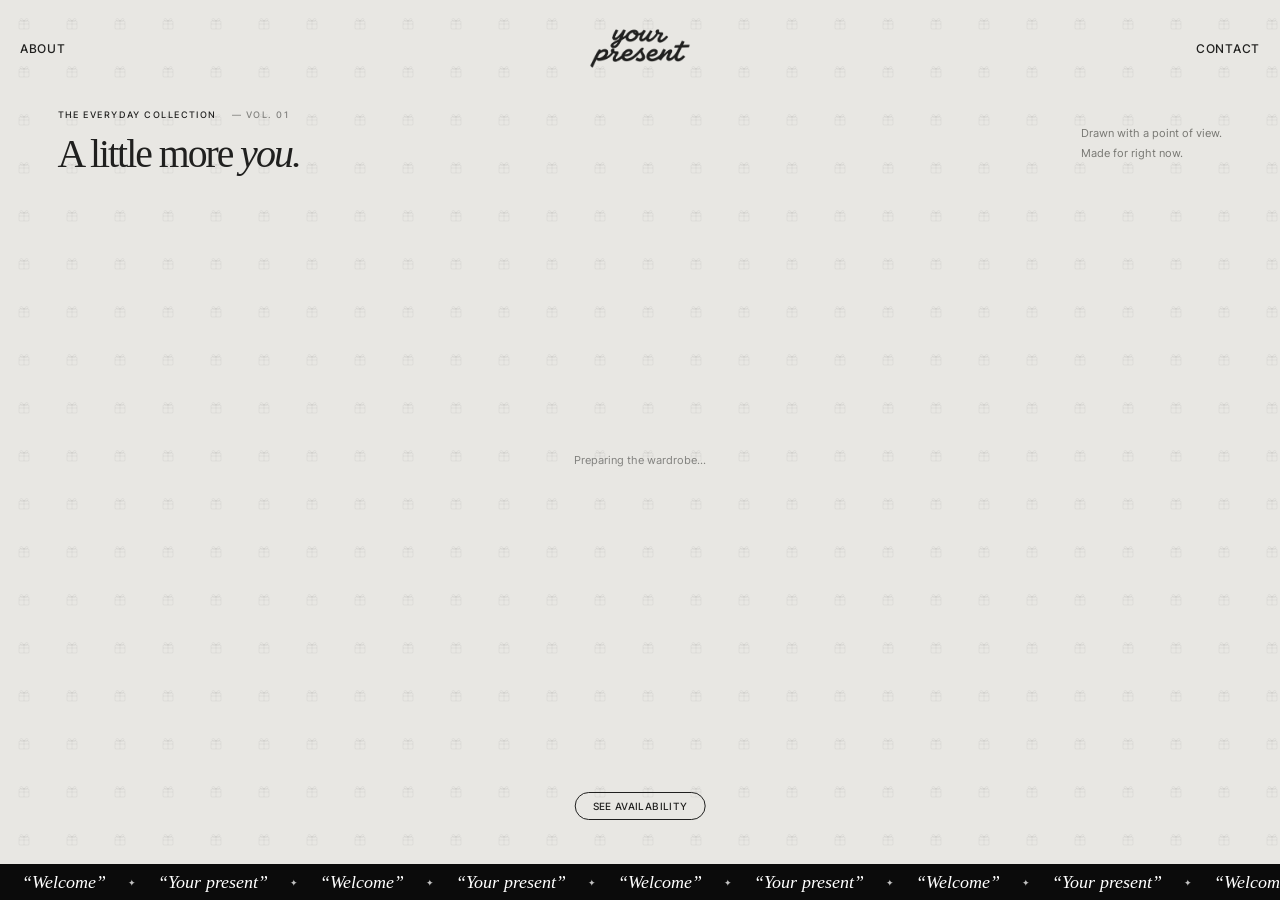
<file: index.html>
<!doctype html>
<html lang="en">
<head>
  <meta charset="utf-8">
  <meta name="viewport" content="width=device-width, initial-scale=1">
  <title>your present</title>
  <meta name="description" content="your present — new designs daily.">
  <link rel="icon" href="assets/logo.png">
  <link rel="preload" href="assets/fonts/inter-latin-wght-normal.woff2" as="font" type="font/woff2" crossorigin>
  <link rel="stylesheet" href="css/style.css">
  <link rel="stylesheet" href="css/studio.css">
</head>
<body>
  <a class="skip-link" href="#collection">Skip to collection</a>
  <header class="top">
    <button class="nav-link" data-panel="about">About</button>
    <a class="logo" href="./" aria-label="your present"></a>
    <button class="nav-link" data-panel="contact">Contact</button>
    <button class="close-link" id="close" inert>Close</button>
  </header>

  <main class="scene" id="collection">
    <section class="intro" aria-labelledby="collectionTitle">
      <p class="eyebrow">THE EVERYDAY COLLECTION <span>— VOL. 01</span></p>
      <h1 id="collectionTitle">A little more <em>you.</em></h1>
      <p class="intro-note">Drawn with a point of view.<br>Made for right now.</p>
    </section>
    <p class="loading-note" id="loadingNote" role="status">Preparing the wardrobe…</p>
    <div class="rack-wrap" id="rackWrap">
      <div class="rack" id="rack">
        <div class="rod" aria-hidden="true">
        <svg width="0" height="0" style="position:absolute"><defs>
          <linearGradient id="ypPlate" x1="0" x2="1" y1="0" y2=".25"><stop offset="0" stop-color="#a9a9ae"/><stop offset=".18" stop-color="#f6f6f7"/><stop offset=".4" stop-color="#d2d2d6"/><stop offset=".62" stop-color="#fbfbfc"/><stop offset=".85" stop-color="#c4c4c8"/><stop offset="1" stop-color="#8e8e93"/></linearGradient>
          <linearGradient id="ypCup" x1="0" y1="0" x2="0" y2="1"><stop offset="0" stop-color="#8a8a90"/><stop offset=".12" stop-color="#ffffff"/><stop offset=".28" stop-color="#f4f4f6"/><stop offset=".48" stop-color="#a8a8ad"/><stop offset=".7" stop-color="#4e4e54"/><stop offset=".86" stop-color="#8c8c92"/><stop offset=".95" stop-color="#e6e6e9"/><stop offset="1" stop-color="#77777c"/></linearGradient>
          <radialGradient id="ypScrew" cx=".38" cy=".35" r=".7"><stop offset="0" stop-color="#ffffff"/><stop offset=".5" stop-color="#c4c4c9"/><stop offset="1" stop-color="#7c7c82"/></radialGradient>
        </defs></svg>
        <span class="tube"></span>
        <svg class="bracket l" viewBox="0 0 46 92" aria-hidden="true">
          <rect x="2" y="3" width="27" height="86" rx="6" fill="url(#ypPlate)" stroke="rgba(0,0,0,.22)" stroke-width=".8"/>
          <rect x="3.2" y="4.2" width="24.6" height="83.6" rx="5" fill="none" stroke="rgba(255,255,255,.55)" stroke-width=".8"/>
          <g><circle cx="15.5" cy="14" r="3.8" fill="url(#ypScrew)" stroke="rgba(0,0,0,.35)" stroke-width=".6"/><path d="M13.7 16l3.6-3.6" stroke="rgba(0,0,0,.45)" stroke-width=".9"/></g>
          <g><circle cx="15.5" cy="78" r="3.8" fill="url(#ypScrew)" stroke="rgba(0,0,0,.35)" stroke-width=".6"/><path d="M13.7 80l3.6-3.6" stroke="rgba(0,0,0,.45)" stroke-width=".9"/></g>
          <rect x="17" y="32" width="29" height="28" rx="3.5" fill="url(#ypCup)" stroke="rgba(0,0,0,.25)" stroke-width=".7"/>
          <rect x="21" y="32" width="2.2" height="28" fill="rgba(255,255,255,.55)"/>
          <rect x="40" y="32" width="1.4" height="28" fill="rgba(0,0,0,.3)"/><path d="M44 34v24" stroke="#fff" stroke-opacity=".8" stroke-width="1.2"/>
        </svg>
        <svg class="bracket r" viewBox="0 0 46 92" aria-hidden="true">
          <rect x="2" y="3" width="27" height="86" rx="6" fill="url(#ypPlate)" stroke="rgba(0,0,0,.22)" stroke-width=".8"/>
          <rect x="3.2" y="4.2" width="24.6" height="83.6" rx="5" fill="none" stroke="rgba(255,255,255,.55)" stroke-width=".8"/>
          <g><circle cx="15.5" cy="14" r="3.8" fill="url(#ypScrew)" stroke="rgba(0,0,0,.35)" stroke-width=".6"/><path d="M13.7 16l3.6-3.6" stroke="rgba(0,0,0,.45)" stroke-width=".9"/></g>
          <g><circle cx="15.5" cy="78" r="3.8" fill="url(#ypScrew)" stroke="rgba(0,0,0,.35)" stroke-width=".6"/><path d="M13.7 80l3.6-3.6" stroke="rgba(0,0,0,.45)" stroke-width=".9"/></g>
          <rect x="17" y="32" width="29" height="28" rx="3.5" fill="url(#ypCup)" stroke="rgba(0,0,0,.25)" stroke-width=".7"/>
          <rect x="21" y="32" width="2.2" height="28" fill="rgba(255,255,255,.55)"/>
          <rect x="40" y="32" width="1.4" height="28" fill="rgba(0,0,0,.3)"/><path d="M44 34v24" stroke="#fff" stroke-opacity=".8" stroke-width="1.2"/>
        </svg>
      </div>
        <div class="items" id="items"></div>
      </div>
      <p class="hover-label" id="hoverLabel" aria-live="polite"></p>
    </div>

    <section class="detail" id="detail" role="dialog" aria-modal="true" aria-labelledby="dName" aria-hidden="true" inert>
      <button class="arrow prev" id="prev" aria-label="Previous">
        <svg viewBox="0 0 24 24"><path d="M15 6l-6 6 6 6M9 12h12" transform="translate(-1.5 0)"/></svg>
      </button>
      <div class="d-stage"><button class="zoom-toggle" id="zoomToggle" aria-label="Enlarge garment" aria-pressed="false"><div class="d-item" id="dItem"></div></button><span class="zoom-hint sr-only" id="zoomHint">Click to look closer ↗</span></div>
      <button class="arrow next" id="next" aria-label="Next">
        <svg viewBox="0 0 24 24"><path d="M9 6l6 6-6 6M15 12H3" transform="translate(1.5 0)"/></svg>
      </button>
      <div class="d-meta">
        <p class="d-count" id="dCount">01 / 09</p>
        <h2 class="d-name" id="dName"></h2>
        <p class="d-description">A drawing, a favourite tee.<br>A little something to make your own.</p>
        <div class="d-spec"><span>Collection</span><span>The everyday edit</span></div>
        <div class="d-spec"><span>Availability</span><span>Coming soon</span></div>
        <button class="detail-availability" data-panel="availability">Explore availability <span aria-hidden="true">↗</span></button>

      </div>
    </section>

    <div class="cta-row">
      <button class="pill" id="cta">See availability</button>
      <i class="handle" aria-hidden="true"></i>
    </div>
  </main>

  <footer class="marquee" aria-label="Welcome. Your present.">
    <div class="marquee-track" id="marquee" aria-hidden="true"><span>“Welcome”</span><span class="dot">✦</span><span>“Your present”</span><span class="dot">✦</span><span>“Welcome”</span><span class="dot">✦</span><span>“Your present”</span><span class="dot">✦</span><span>“Welcome”</span><span class="dot">✦</span><span>“Your present”</span><span class="dot">✦</span><span>“Welcome”</span><span class="dot">✦</span><span>“Your present”</span><span class="dot">✦</span><span>“Welcome”</span><span class="dot">✦</span><span>“Your present”</span><span class="dot">✦</span><span>“Welcome”</span><span class="dot">✦</span><span>“Your present”</span><span class="dot">✦</span><span>“Welcome”</span><span class="dot">✦</span><span>“Your present”</span><span class="dot">✦</span><span>“Welcome”</span><span class="dot">✦</span><span>“Your present”</span><span class="dot">✦</span><span>“Welcome”</span><span class="dot">✦</span><span>“Your present”</span><span class="dot">✦</span><span>“Welcome”</span><span class="dot">✦</span><span>“Your present”</span><span class="dot">✦</span><span>“Welcome”</span><span class="dot">✦</span><span>“Your present”</span><span class="dot">✦</span><span>“Welcome”</span><span class="dot">✦</span><span>“Your present”</span><span class="dot">✦</span><span>“Welcome”</span><span class="dot">✦</span><span>“Your present”</span><span class="dot">✦</span><span>“Welcome”</span><span class="dot">✦</span><span>“Your present”</span><span class="dot">✦</span><span>“Welcome”</span><span class="dot">✦</span><span>“Your present”</span><span class="dot">✦</span><span>“Welcome”</span><span class="dot">✦</span><span>“Your present”</span><span class="dot">✦</span></div>
  </footer>

  <div class="sheet" id="sheet" aria-hidden="true" inert>
    <div class="sheet-card" role="dialog" aria-modal="true" aria-labelledby="sheetTitle">
      <div class="sheet-body" id="sheetBody"></div>
      <button class="pill small" id="sheetClose">Close</button>
    </div>
  </div>

  <template id="panel-about">
    <h3 id="sheetTitle">About</h3>
    <p><a href="humen-ai-talk/#basics">服装 AI 演示 · Fashion AI Talk ↗</a></p>
    <p>your present makes clothes for right now. Every piece starts as a drawing and ends up on this rack.</p>
  </template>
  <template id="panel-contact">
    <h3 id="sheetTitle">Contact</h3>
    <p>Collabs, wholesale or just saying hi — contact details coming soon.</p>
  </template>
  <template id="panel-availability">
    <h3 id="sheetTitle">Availability</h3>
    <p>The first drop is on its way. Size options and release details will be shared here when the collection opens.</p>
  </template>

  <script src="data/products.js"></script>
  <script src="js/app.js"></script>
</body>
</html>
</file>
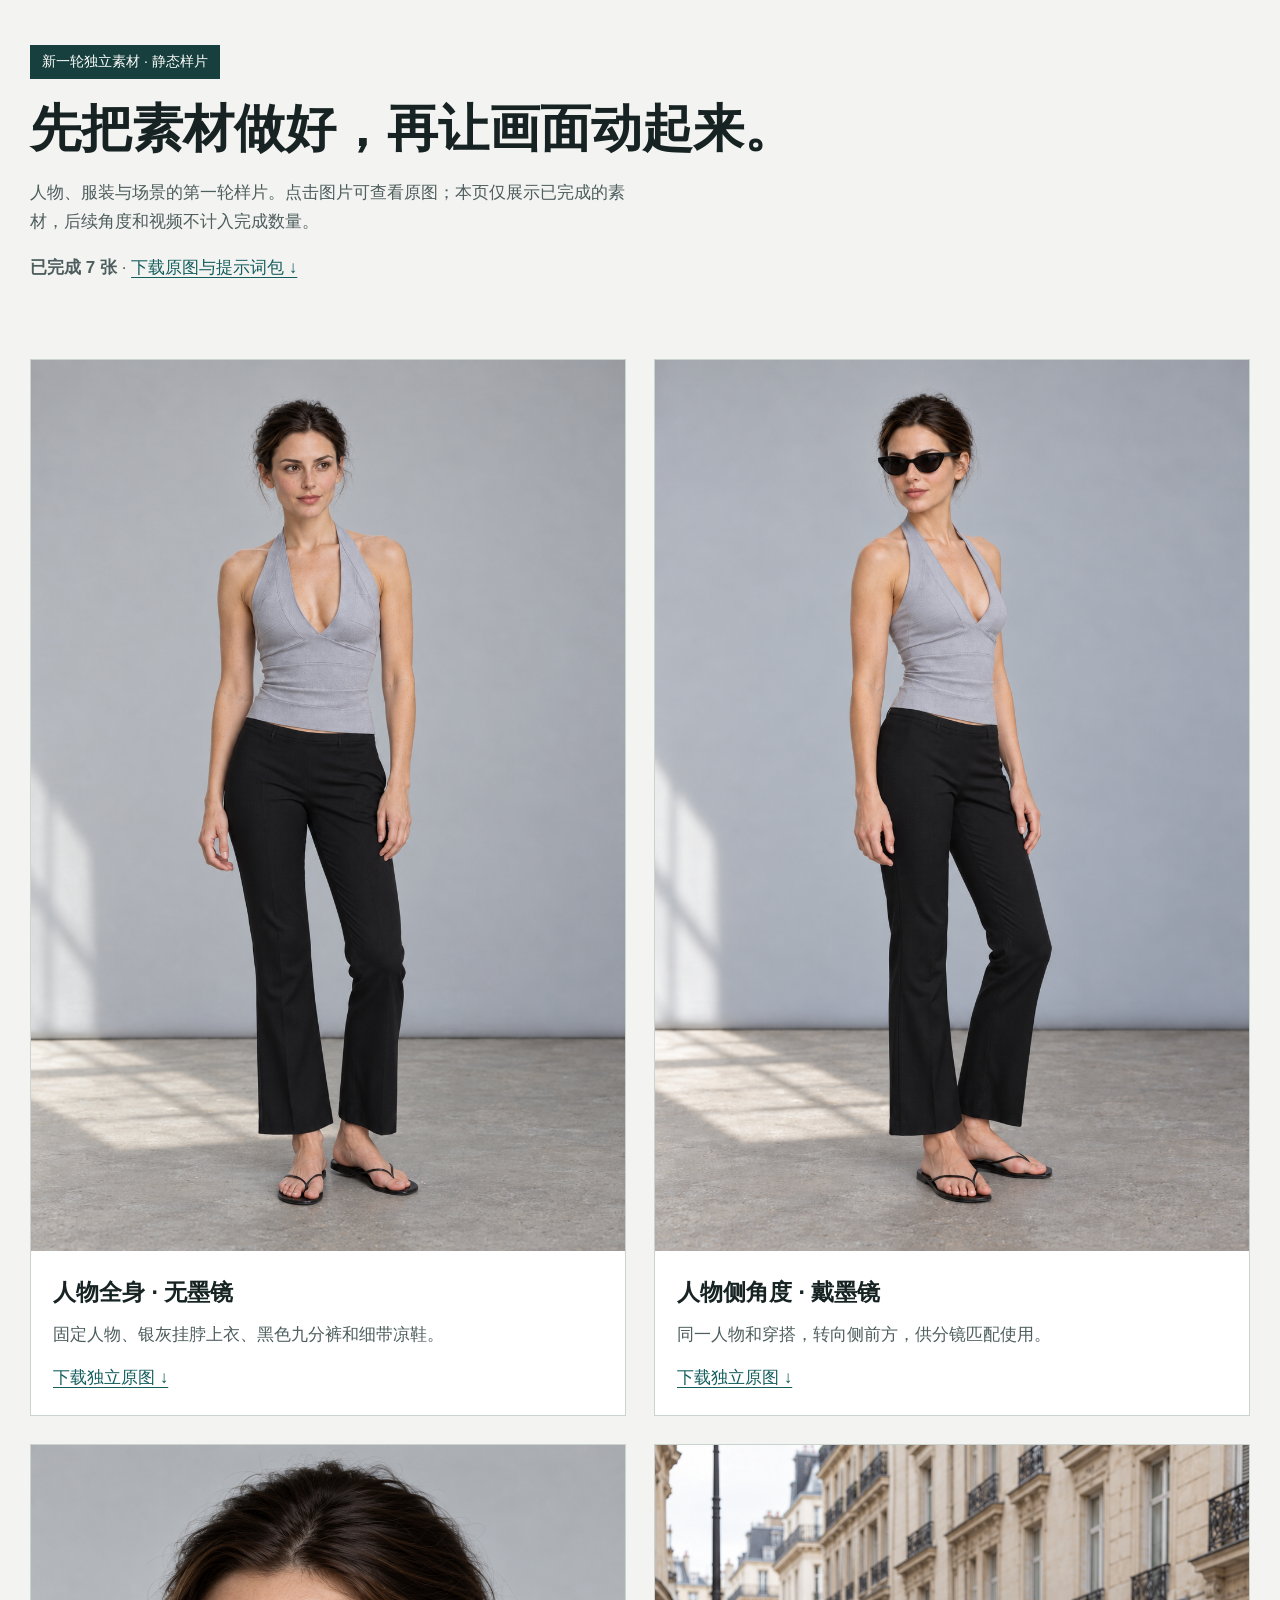
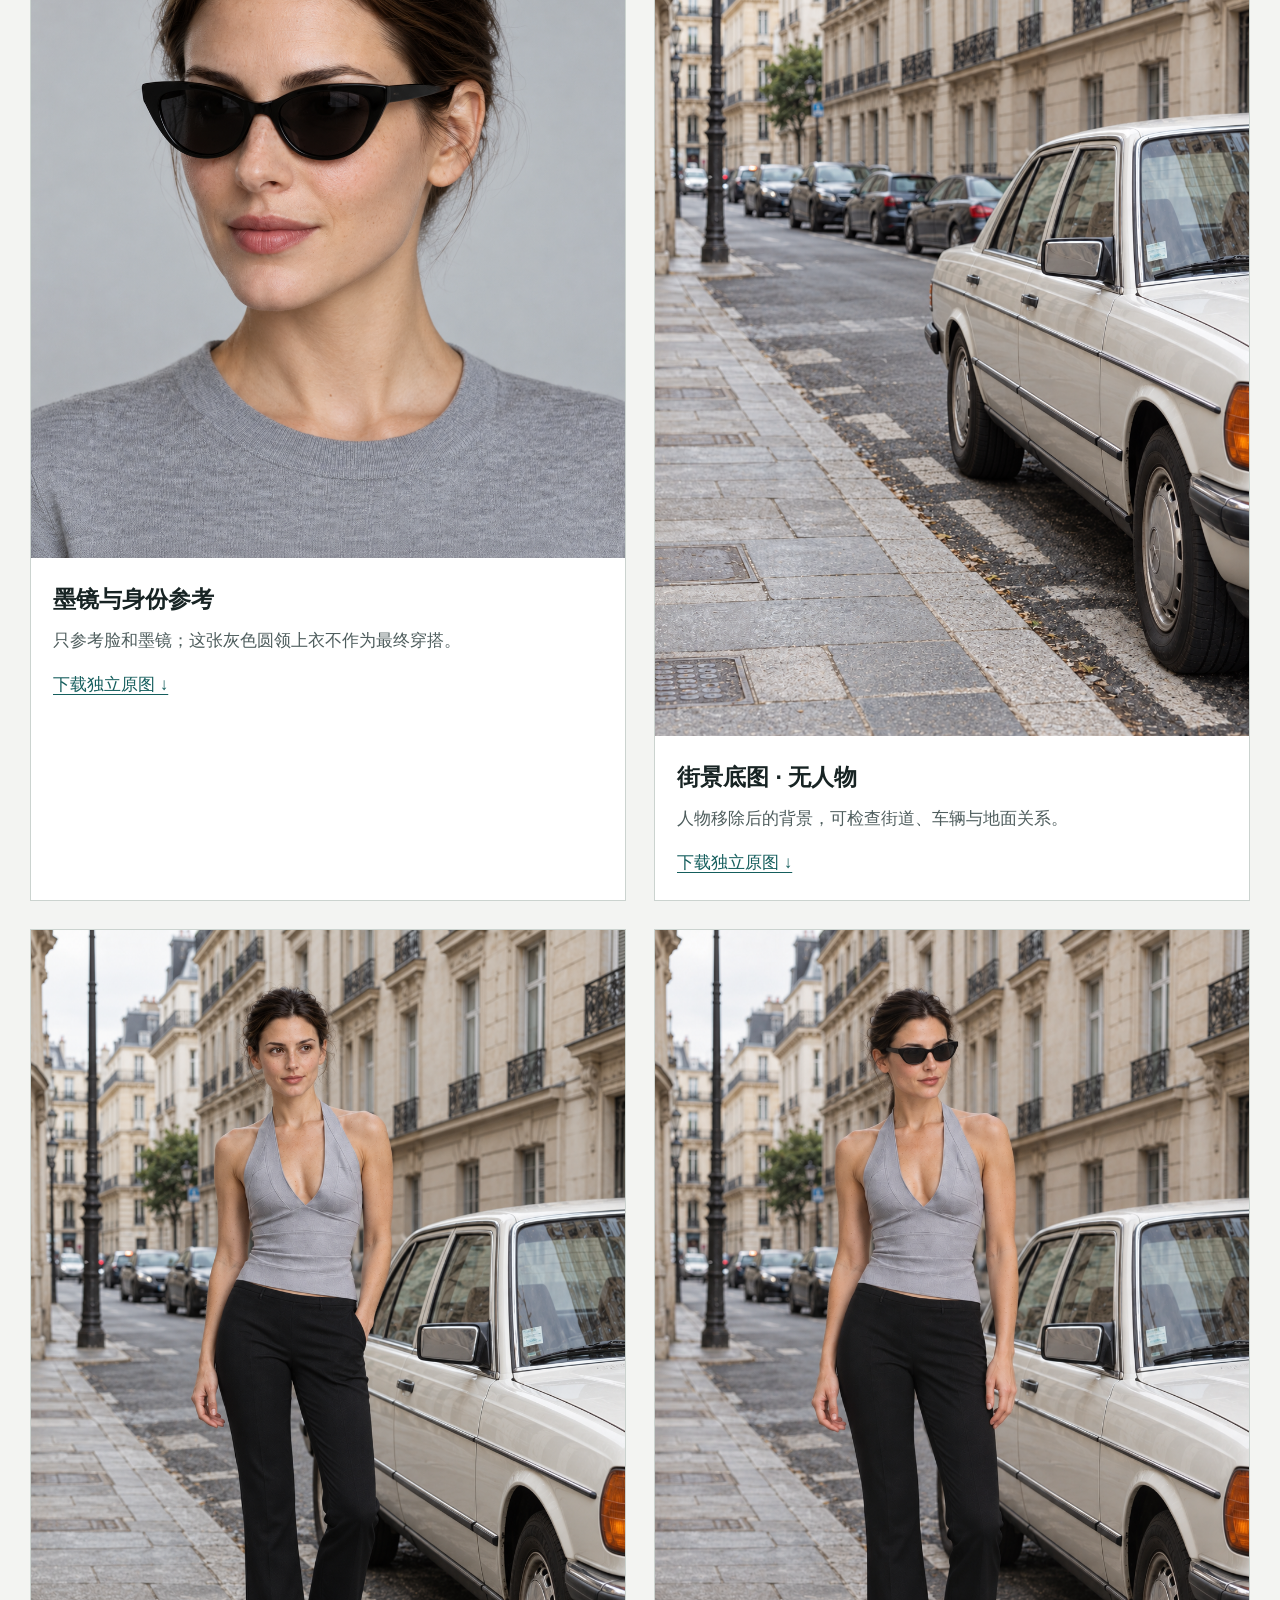
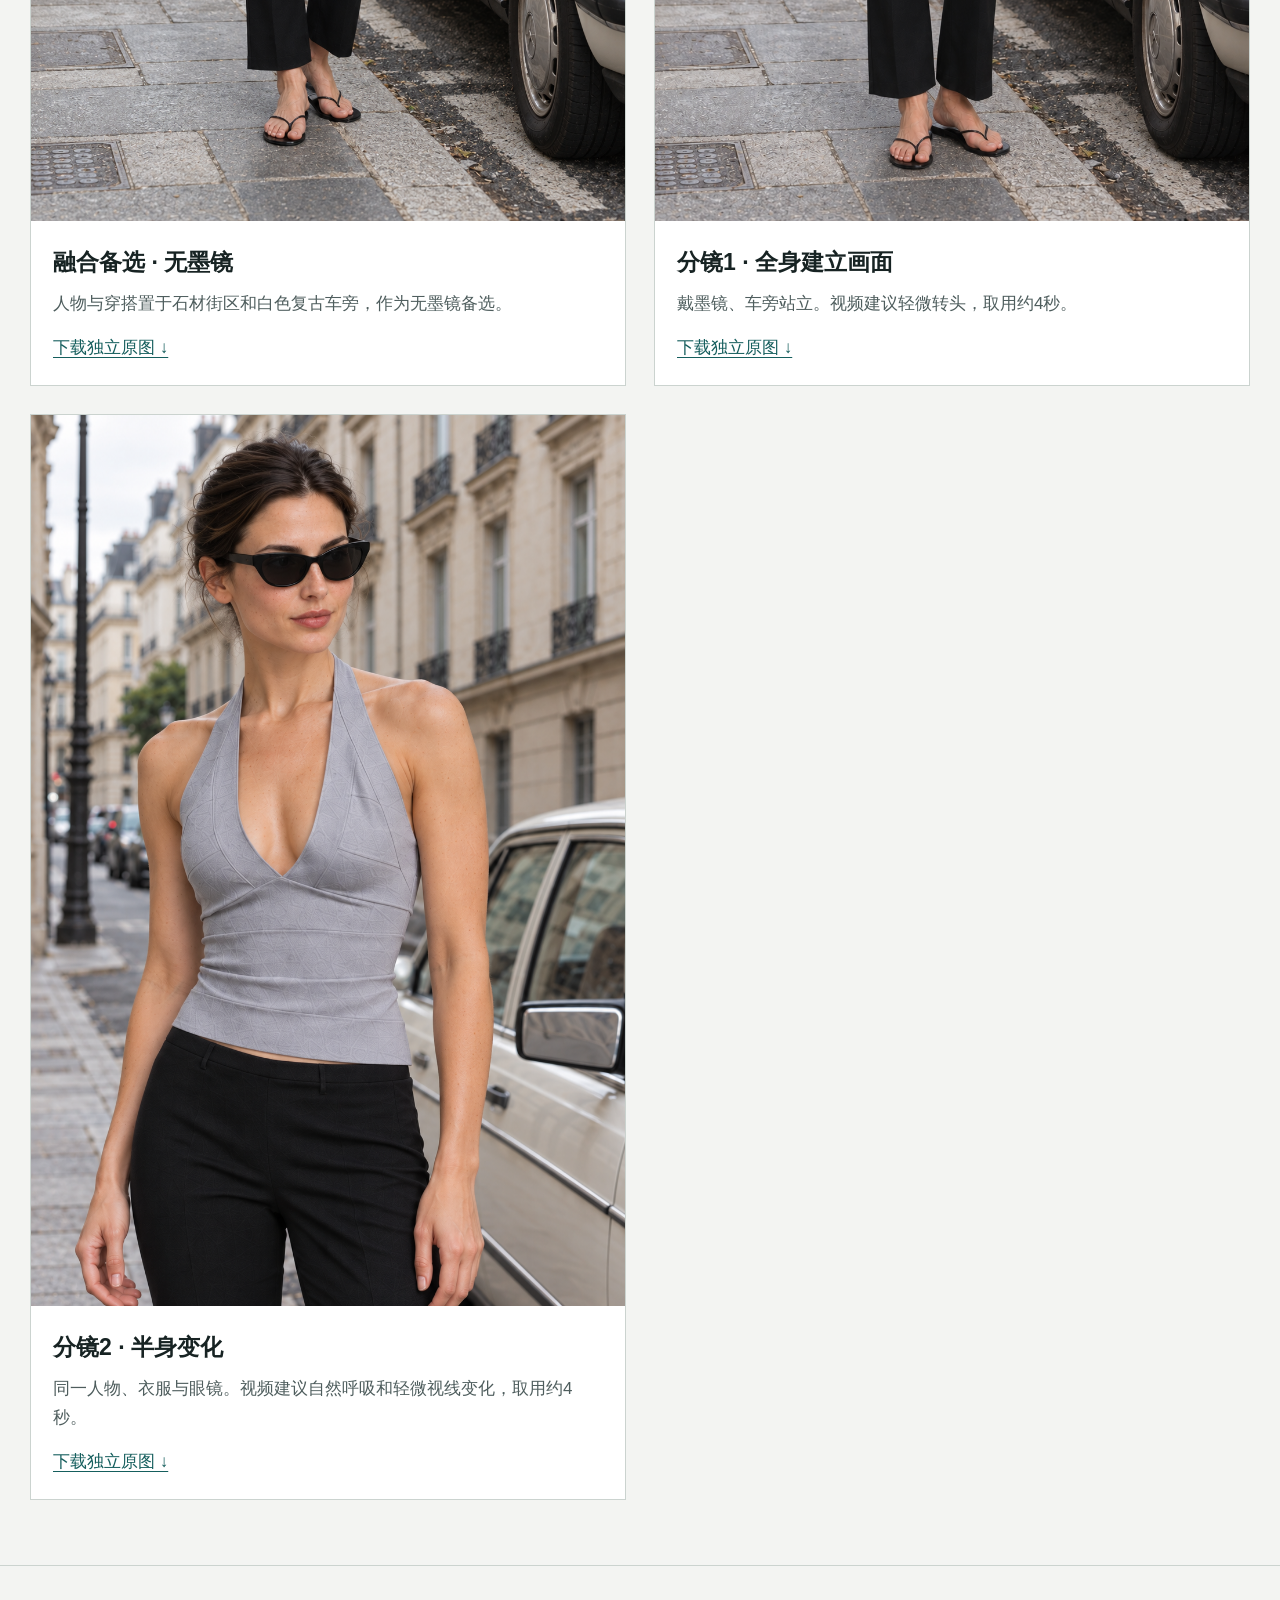
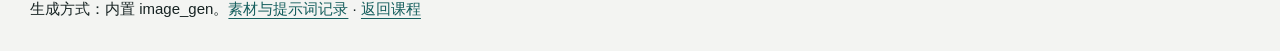
<file: pages-overrides/materials-v3/index.html>
<!doctype html><html lang="zh-CN"><head><meta charset="utf-8"><meta name="viewport" content="width=device-width,initial-scale=1"><title>人物与场景 · 新一轮素材</title><style>*{box-sizing:border-box}body{margin:0;background:#f3f4f2;color:#172323;font:17px/1.7 "Microsoft YaHei",sans-serif}header,main,footer{max-width:1440px;margin:auto;padding:30px}header{padding-top:45px}h1{font-size:clamp(30px,4vw,52px);line-height:1.25;margin:18px 0}header p{max-width:65ch;color:#4e5d5d}a{color:#155e5d;text-underline-offset:4px}.tag{display:inline-block;padding:5px 12px;background:#163f3d;color:white;font-size:14px}.grid{display:grid;grid-template-columns:repeat(2,minmax(0,1fr));gap:28px}article{background:white;border:1px solid #cbd3cf}article img{display:block;width:100%;height:auto}article>div{padding:22px}h2{font-size:23px;margin:0 0 8px}article p{margin:0 0 15px;color:#4e5d5d}footer{font-size:15px;border-top:1px solid #cbd3cf;margin-top:35px}@media(max-width:700px){header,main,footer{padding:22px}.grid{grid-template-columns:1fr;gap:20px}}</style></head><body><header><span class="tag">新一轮独立素材 · 静态样片</span><h1>先把素材做好，再让画面动起来。</h1><p>人物、服装与场景的第一轮样片。点击图片可查看原图；本页仅展示已完成的素材，后续角度和视频不计入完成数量。</p><p><strong>已完成 7 张</strong> · <a href="materials-v3.zip" download>下载原图与提示词包 ↓</a></p></header><main class="grid"><article><a href="01-character-full.png" target="_blank"><img src="01-character-full.png" alt="人物全身 · 无墨镜"></a><div><h2>人物全身 · 无墨镜</h2><p>固定人物、银灰挂脖上衣、黑色九分裤和细带凉鞋。</p><a href="01-character-full.png" download>下载独立原图 ↓</a></div></article><article><a href="05-character-angle-shades.png" target="_blank"><img src="05-character-angle-shades.png" alt="人物侧角度 · 戴墨镜"></a><div><h2>人物侧角度 · 戴墨镜</h2><p>同一人物和穿搭，转向侧前方，供分镜匹配使用。</p><a href="05-character-angle-shades.png" download>下载独立原图 ↓</a></div></article><article><a href="04-eyewear-reference.png" target="_blank"><img src="04-eyewear-reference.png" alt="墨镜与身份参考"></a><div><h2>墨镜与身份参考</h2><p>只参考脸和墨镜；这张灰色圆领上衣不作为最终穿搭。</p><a href="04-eyewear-reference.png" download>下载独立原图 ↓</a></div></article><article><a href="02-scene-clean.png" target="_blank"><img src="02-scene-clean.png" alt="街景底图 · 无人物"></a><div><h2>街景底图 · 无人物</h2><p>人物移除后的背景，可检查街道、车辆与地面关系。</p><a href="02-scene-clean.png" download>下载独立原图 ↓</a></div></article><article><a href="03-fusion-full.png" target="_blank"><img src="03-fusion-full.png" alt="融合备选 · 无墨镜"></a><div><h2>融合备选 · 无墨镜</h2><p>人物与穿搭置于石材街区和白色复古车旁，作为无墨镜备选。</p><a href="03-fusion-full.png" download>下载独立原图 ↓</a></div></article><article><a href="06-shot01-wide.png" target="_blank"><img src="06-shot01-wide.png" alt="分镜1 · 全身建立画面"></a><div><h2>分镜1 · 全身建立画面</h2><p>戴墨镜、车旁站立。视频建议轻微转头，取用约4秒。</p><a href="06-shot01-wide.png" download>下载独立原图 ↓</a></div></article><article><a href="07-shot02-medium.png" target="_blank"><img src="07-shot02-medium.png" alt="分镜2 · 半身变化"></a><div><h2>分镜2 · 半身变化</h2><p>同一人物、衣服与眼镜。视频建议自然呼吸和轻微视线变化，取用约4秒。</p><a href="07-shot02-medium.png" download>下载独立原图 ↓</a></div></article></main><footer>生成方式：内置 image_gen。<a href="generation-manifest.json">素材与提示词记录</a> · <a href="../#basics">返回课程</a></footer></body></html>
</file>
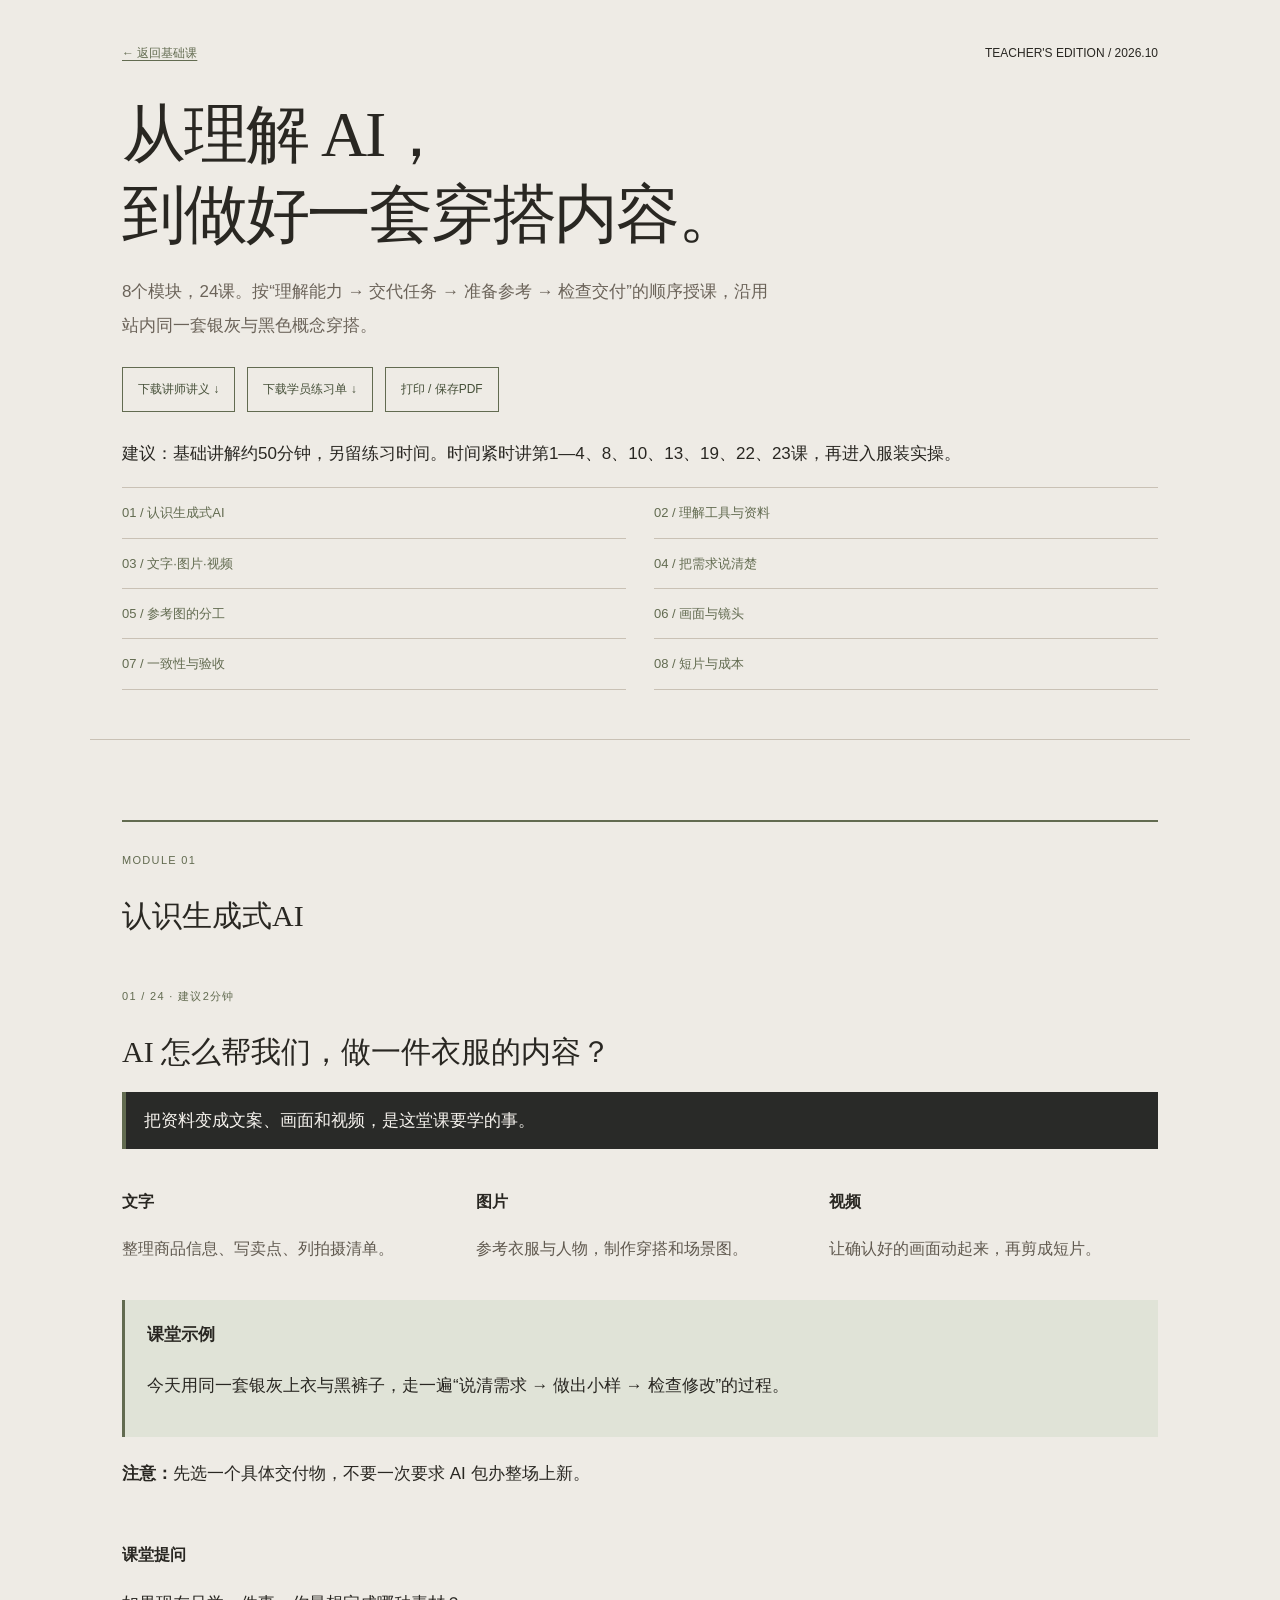
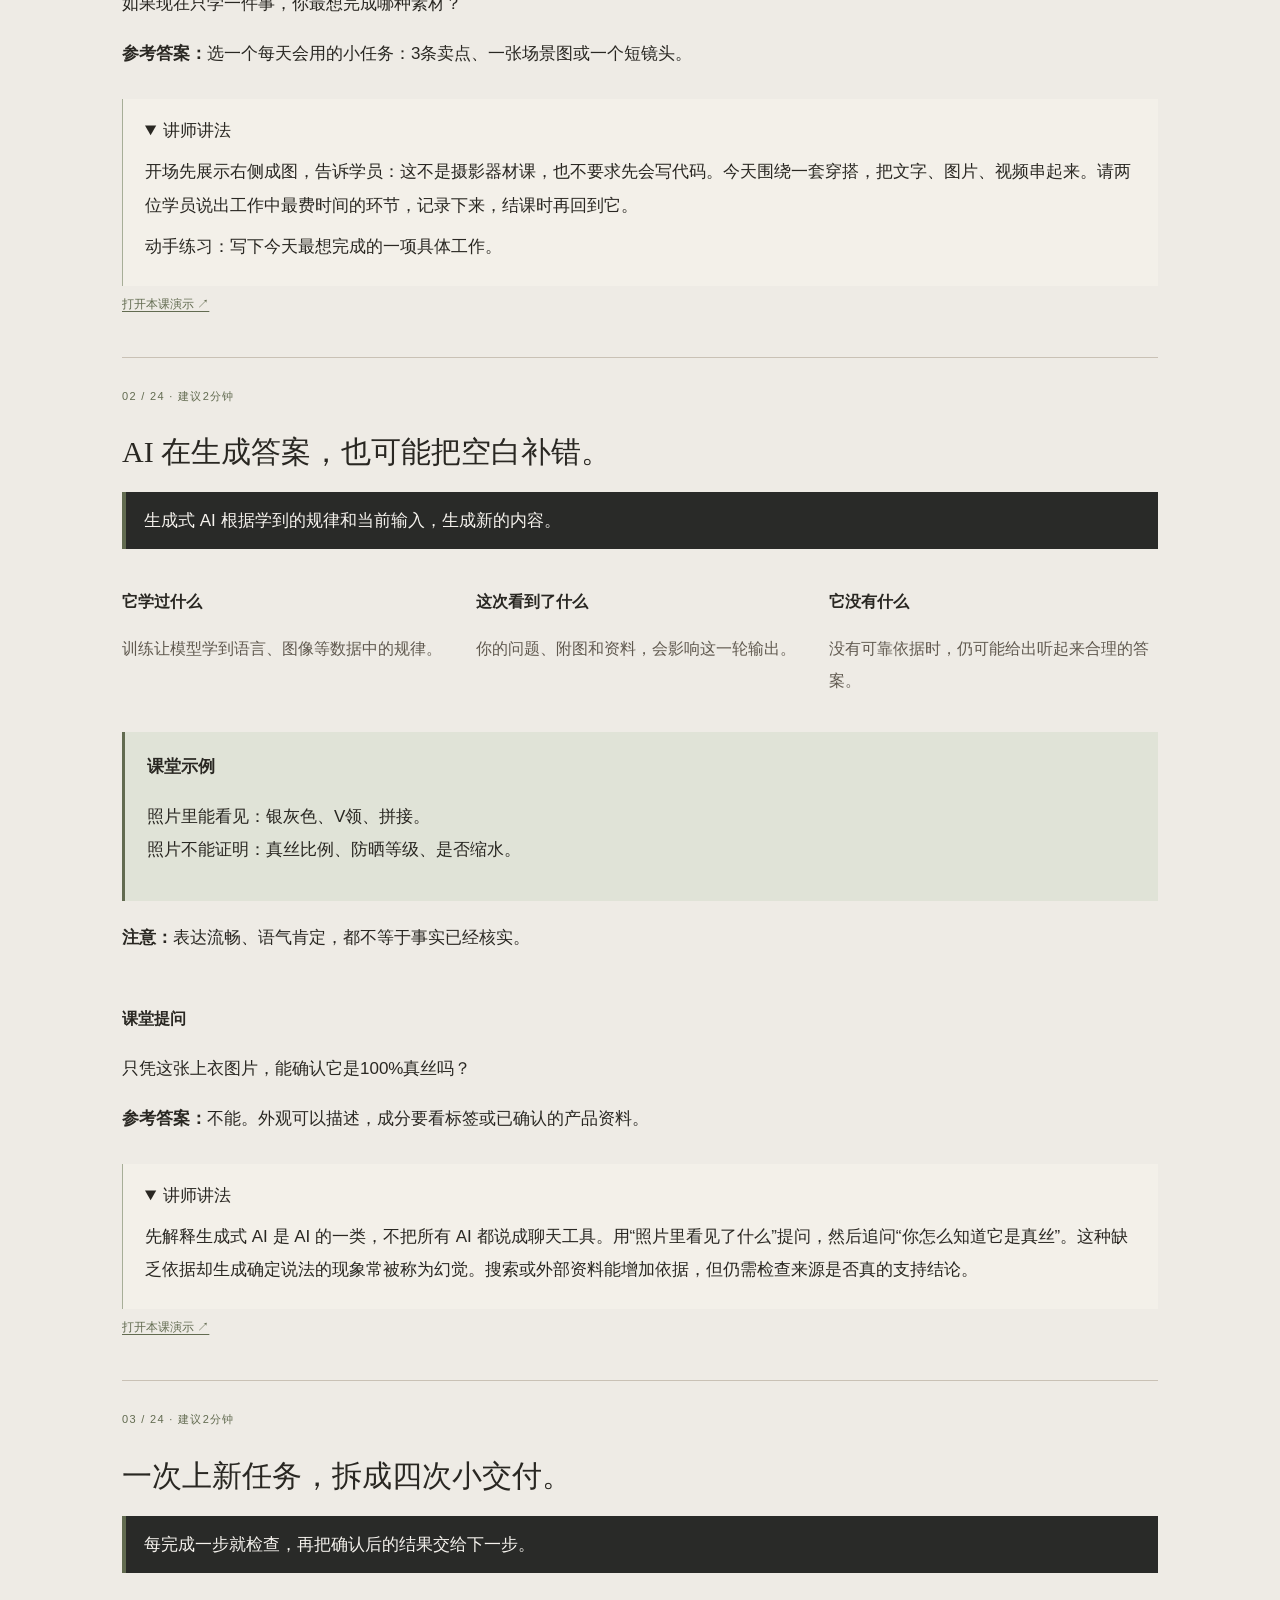
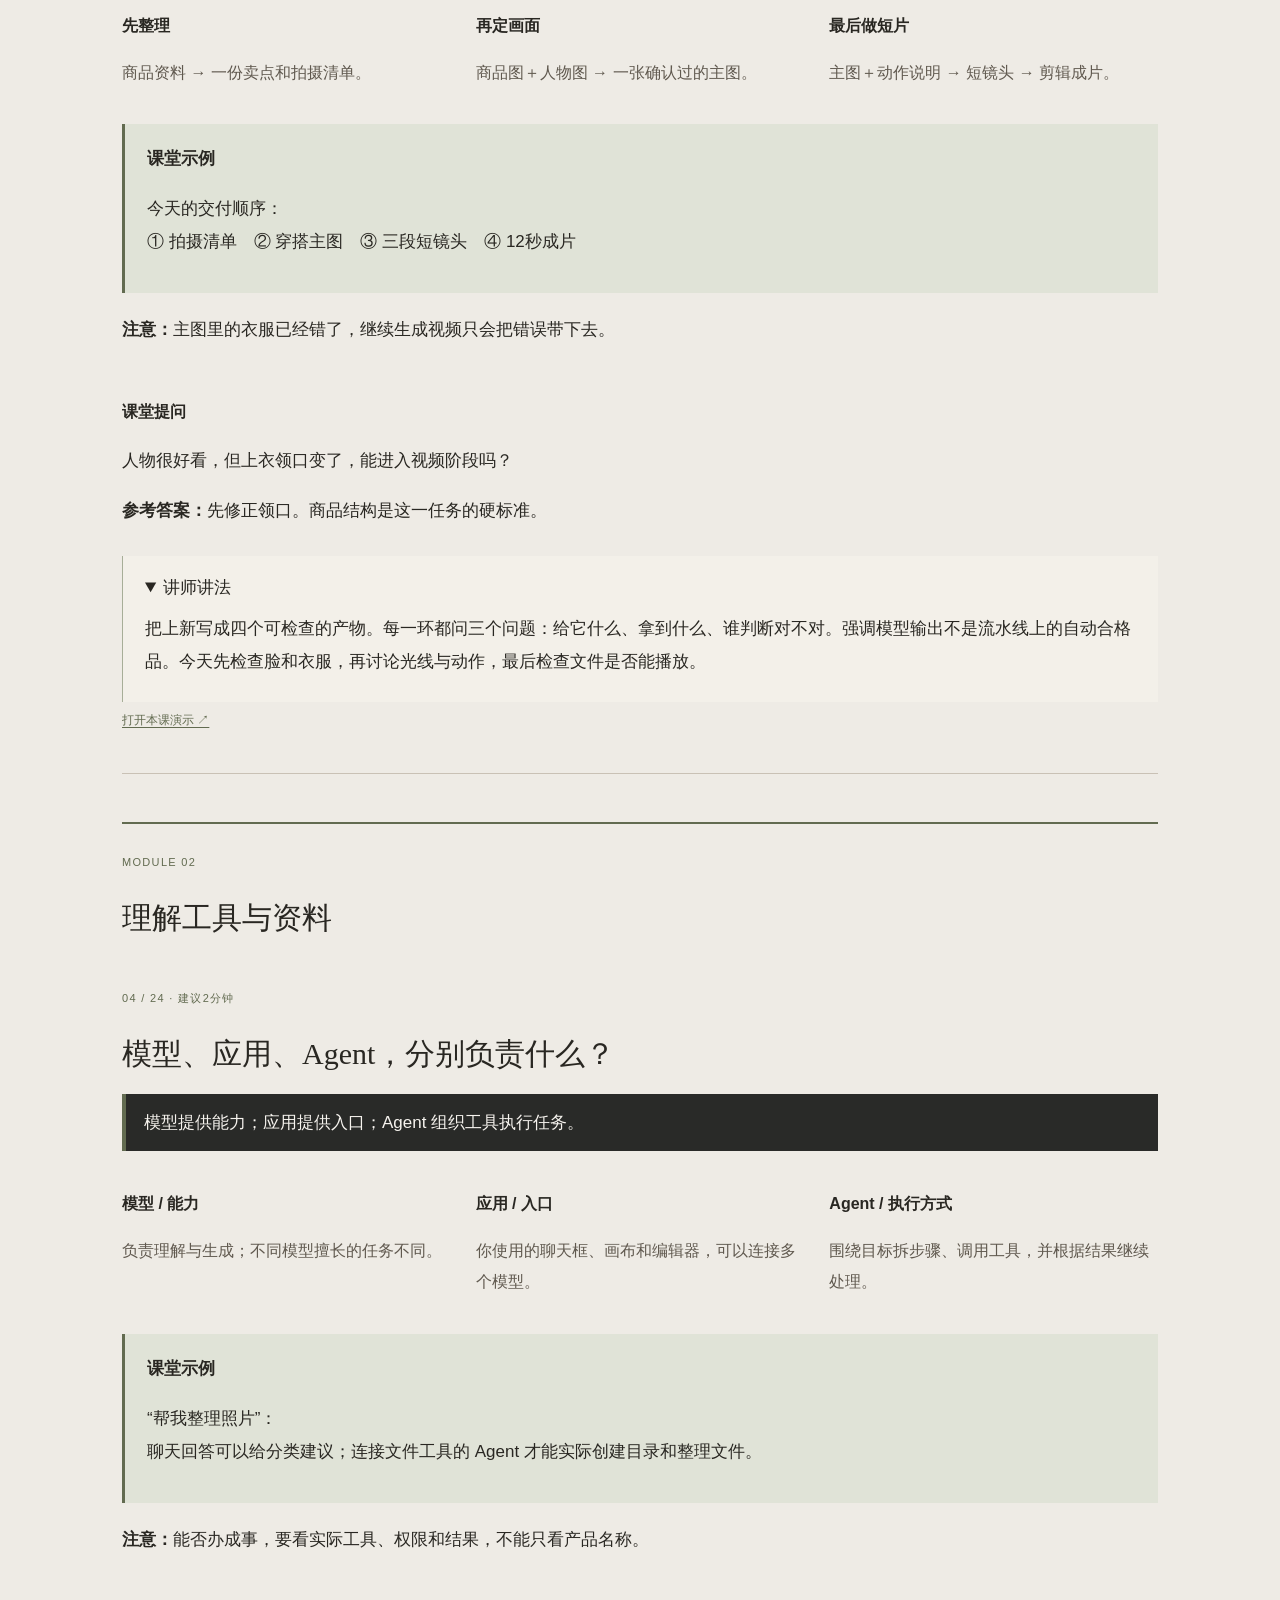
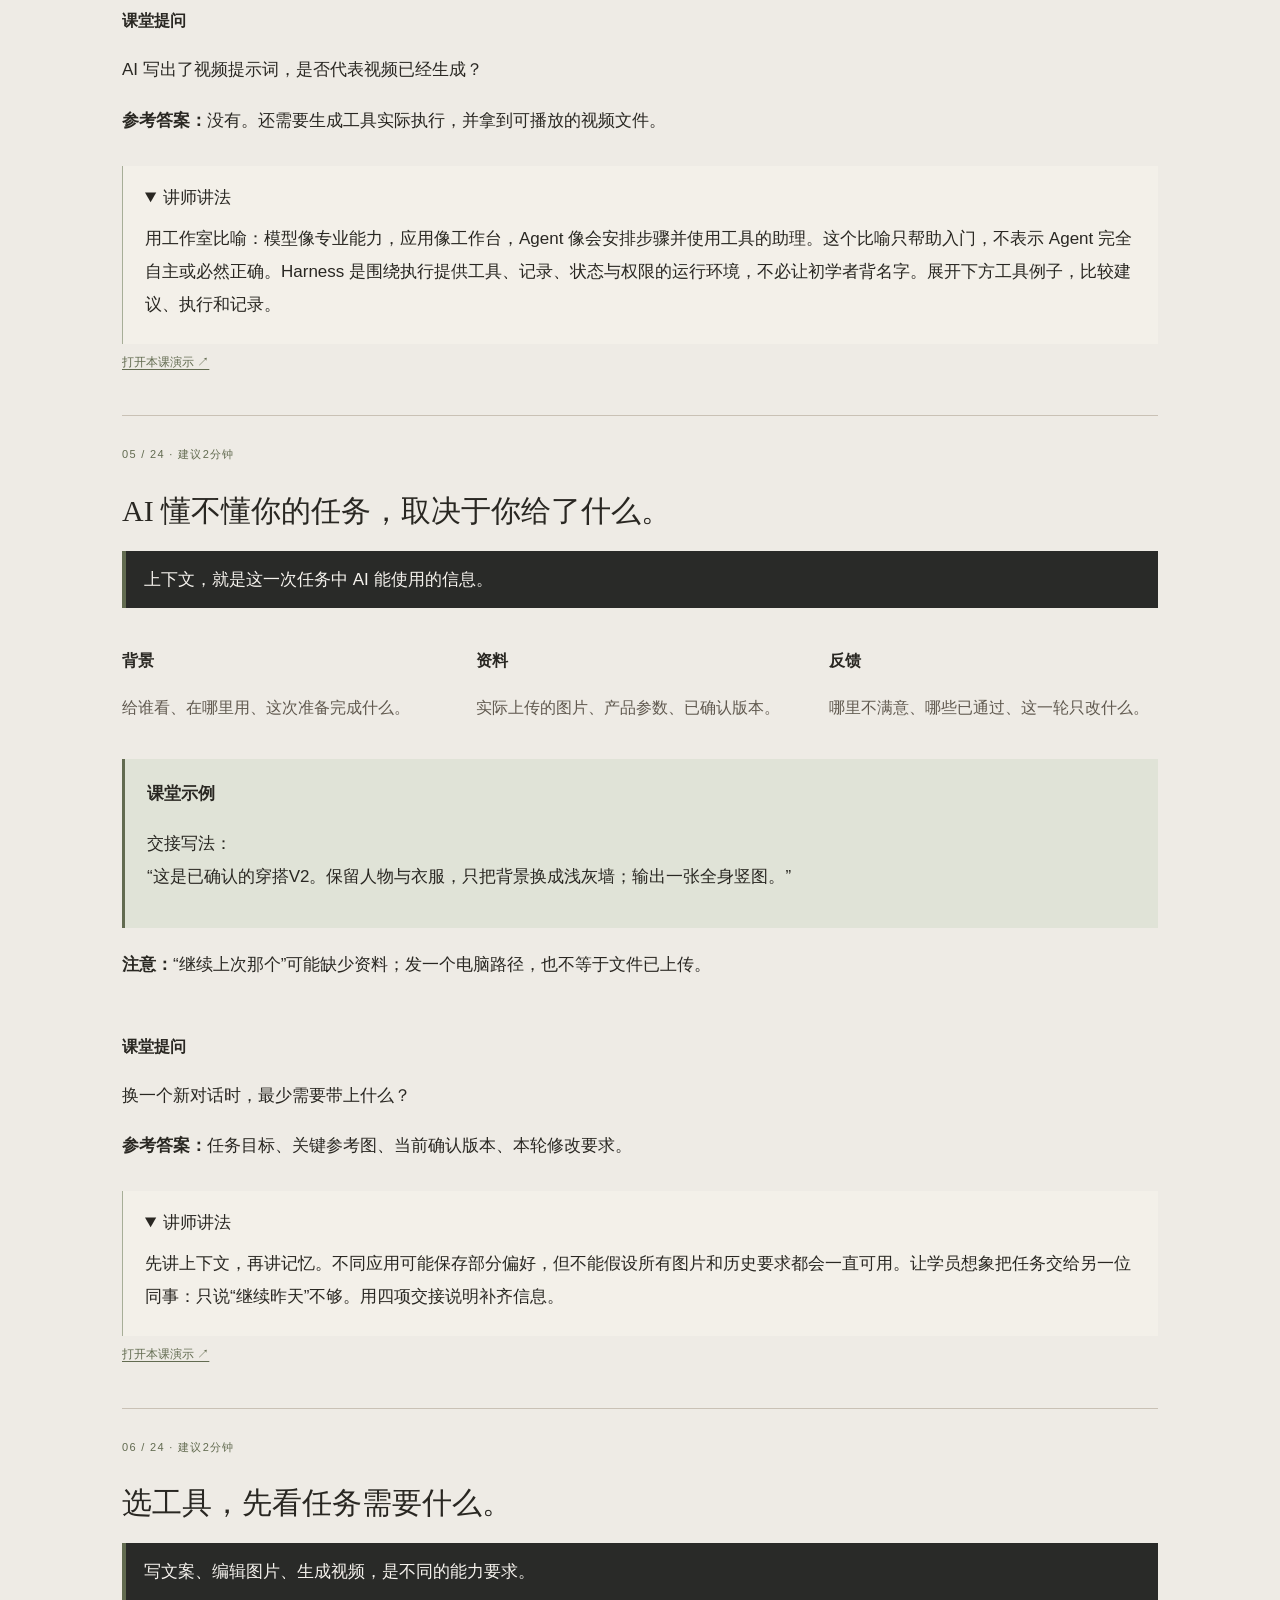
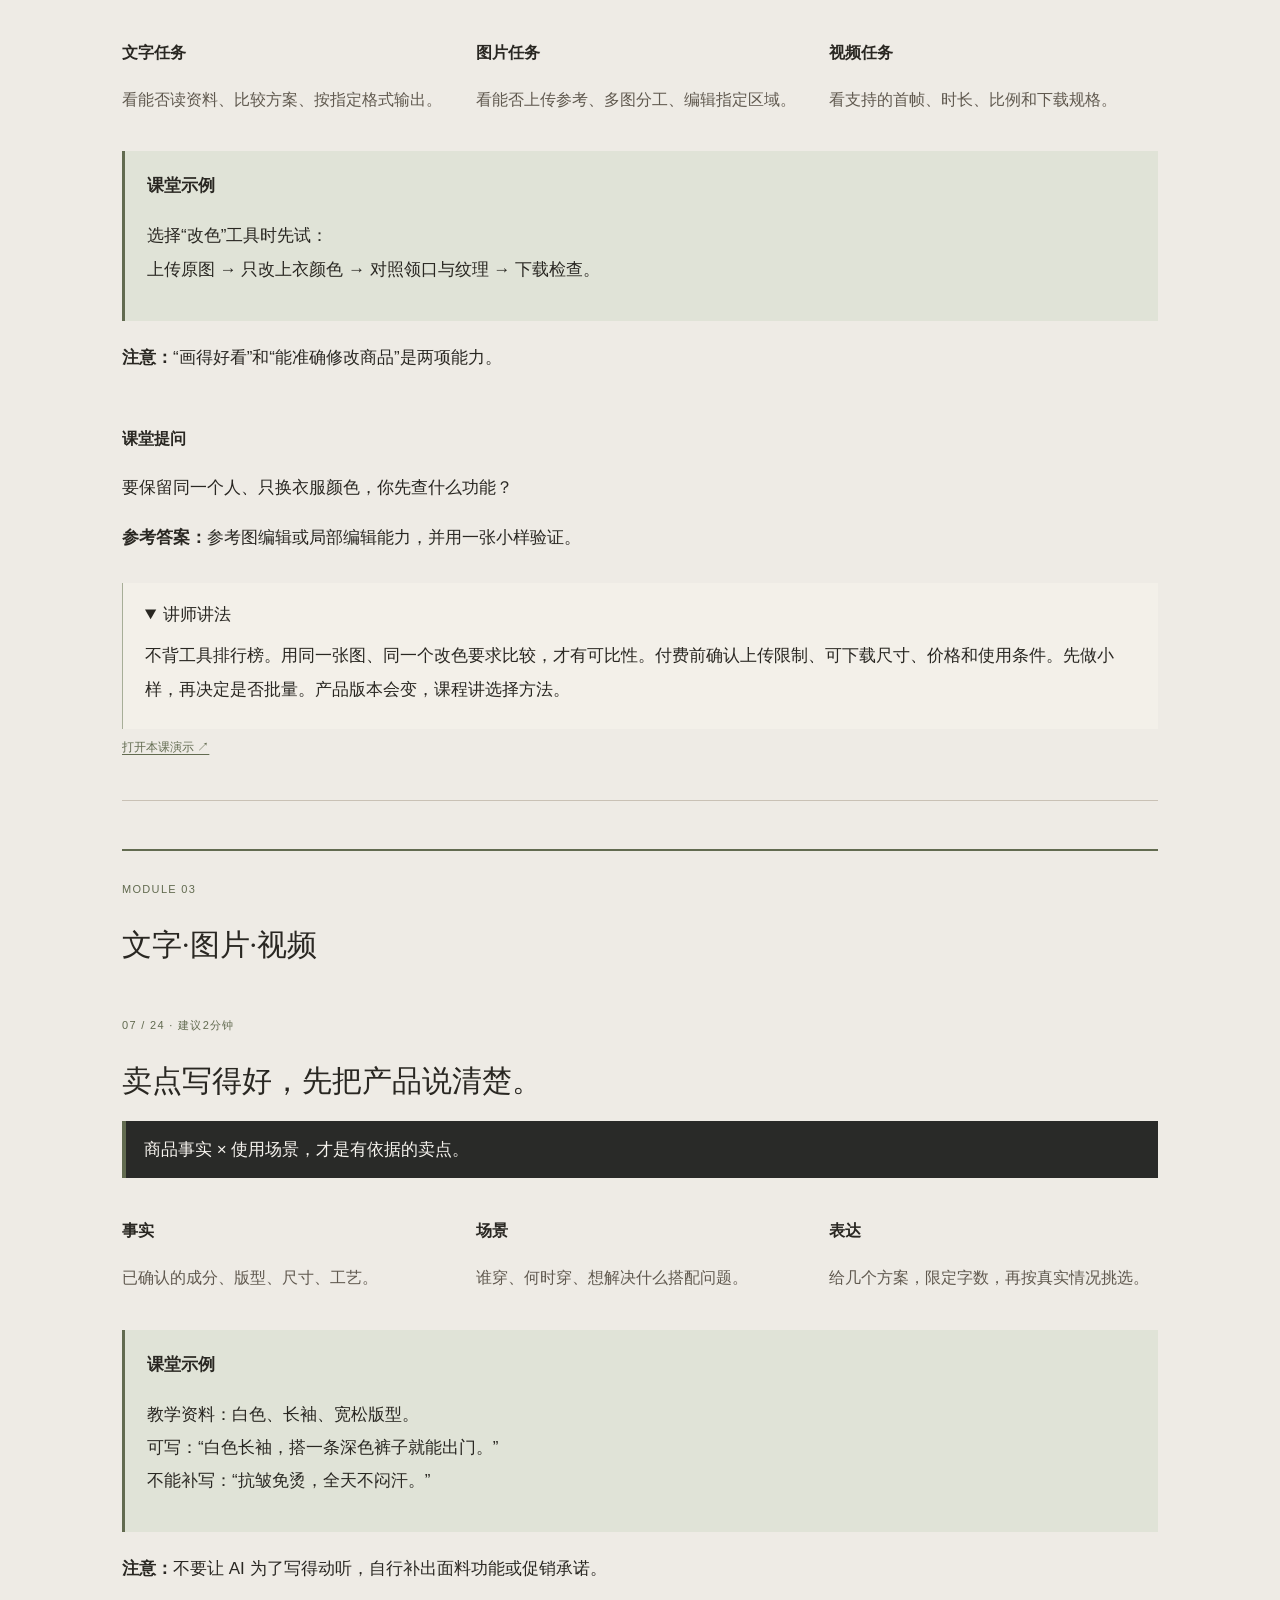
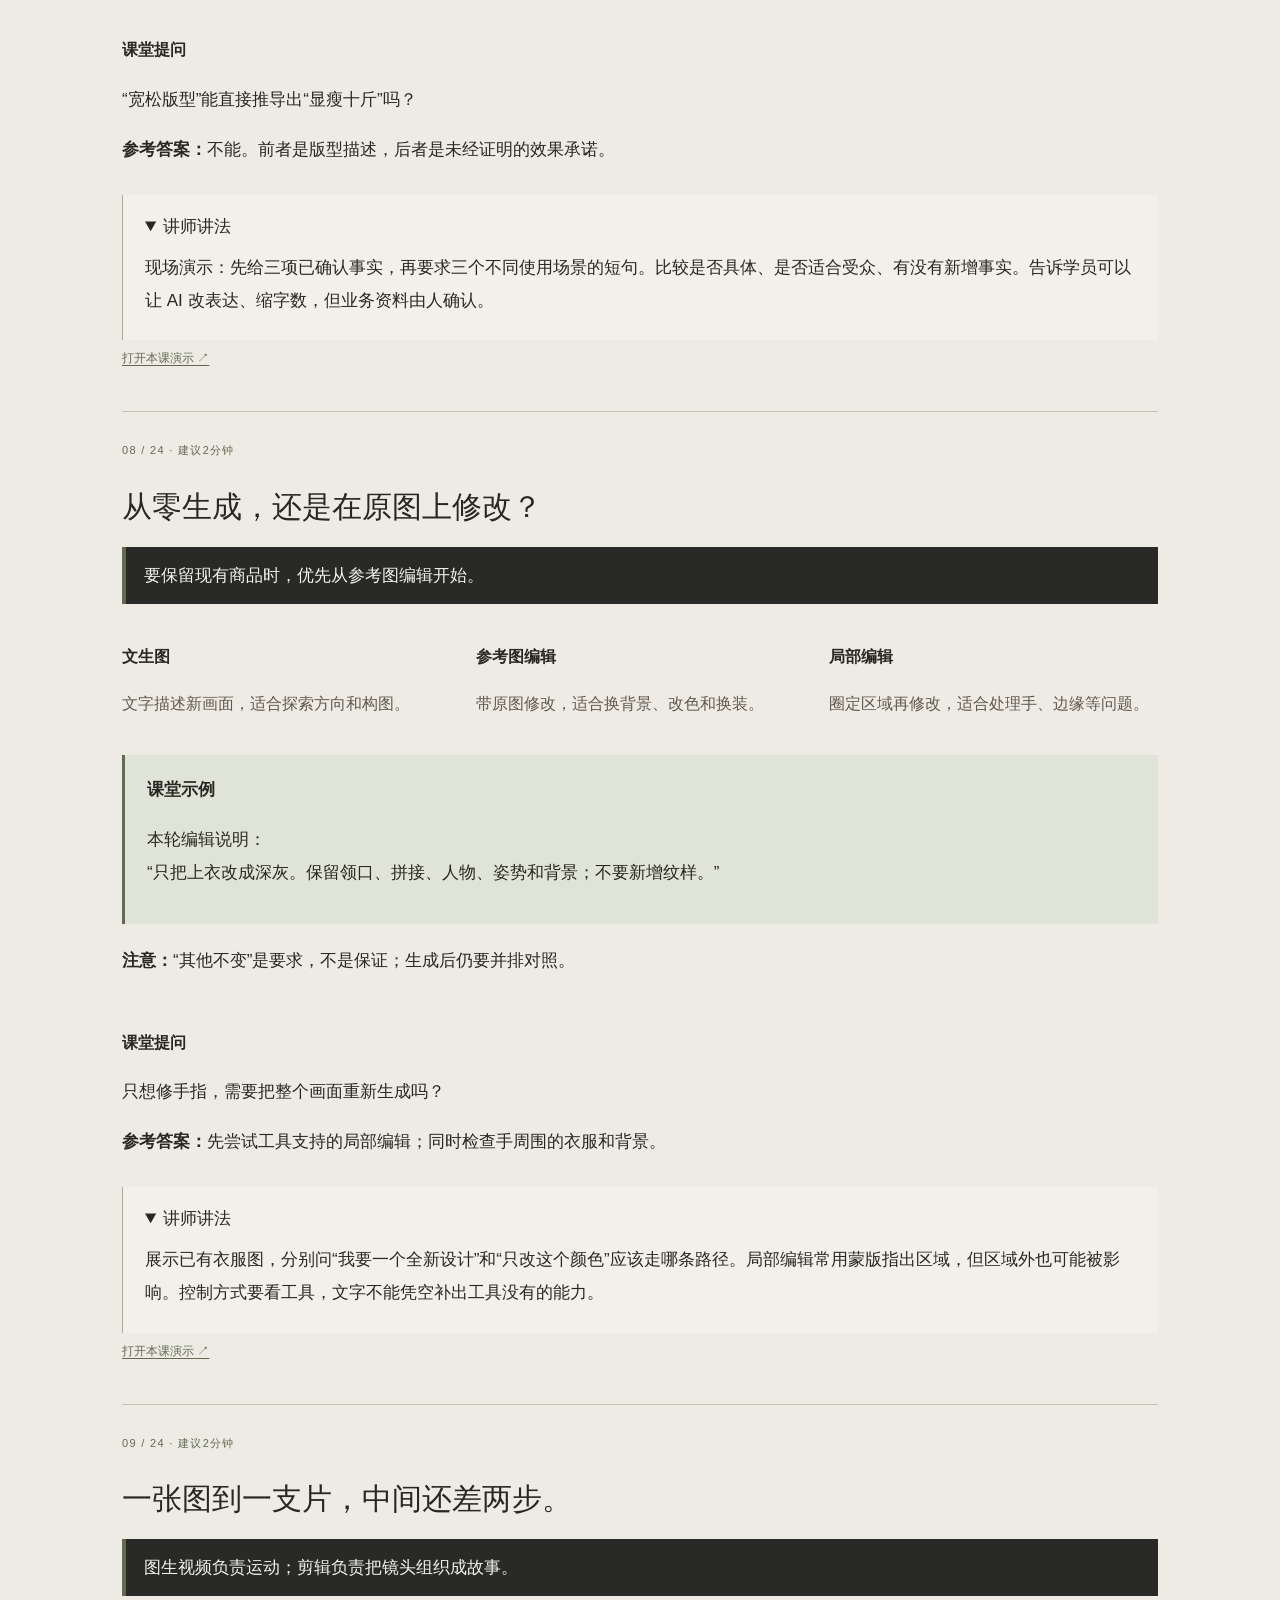
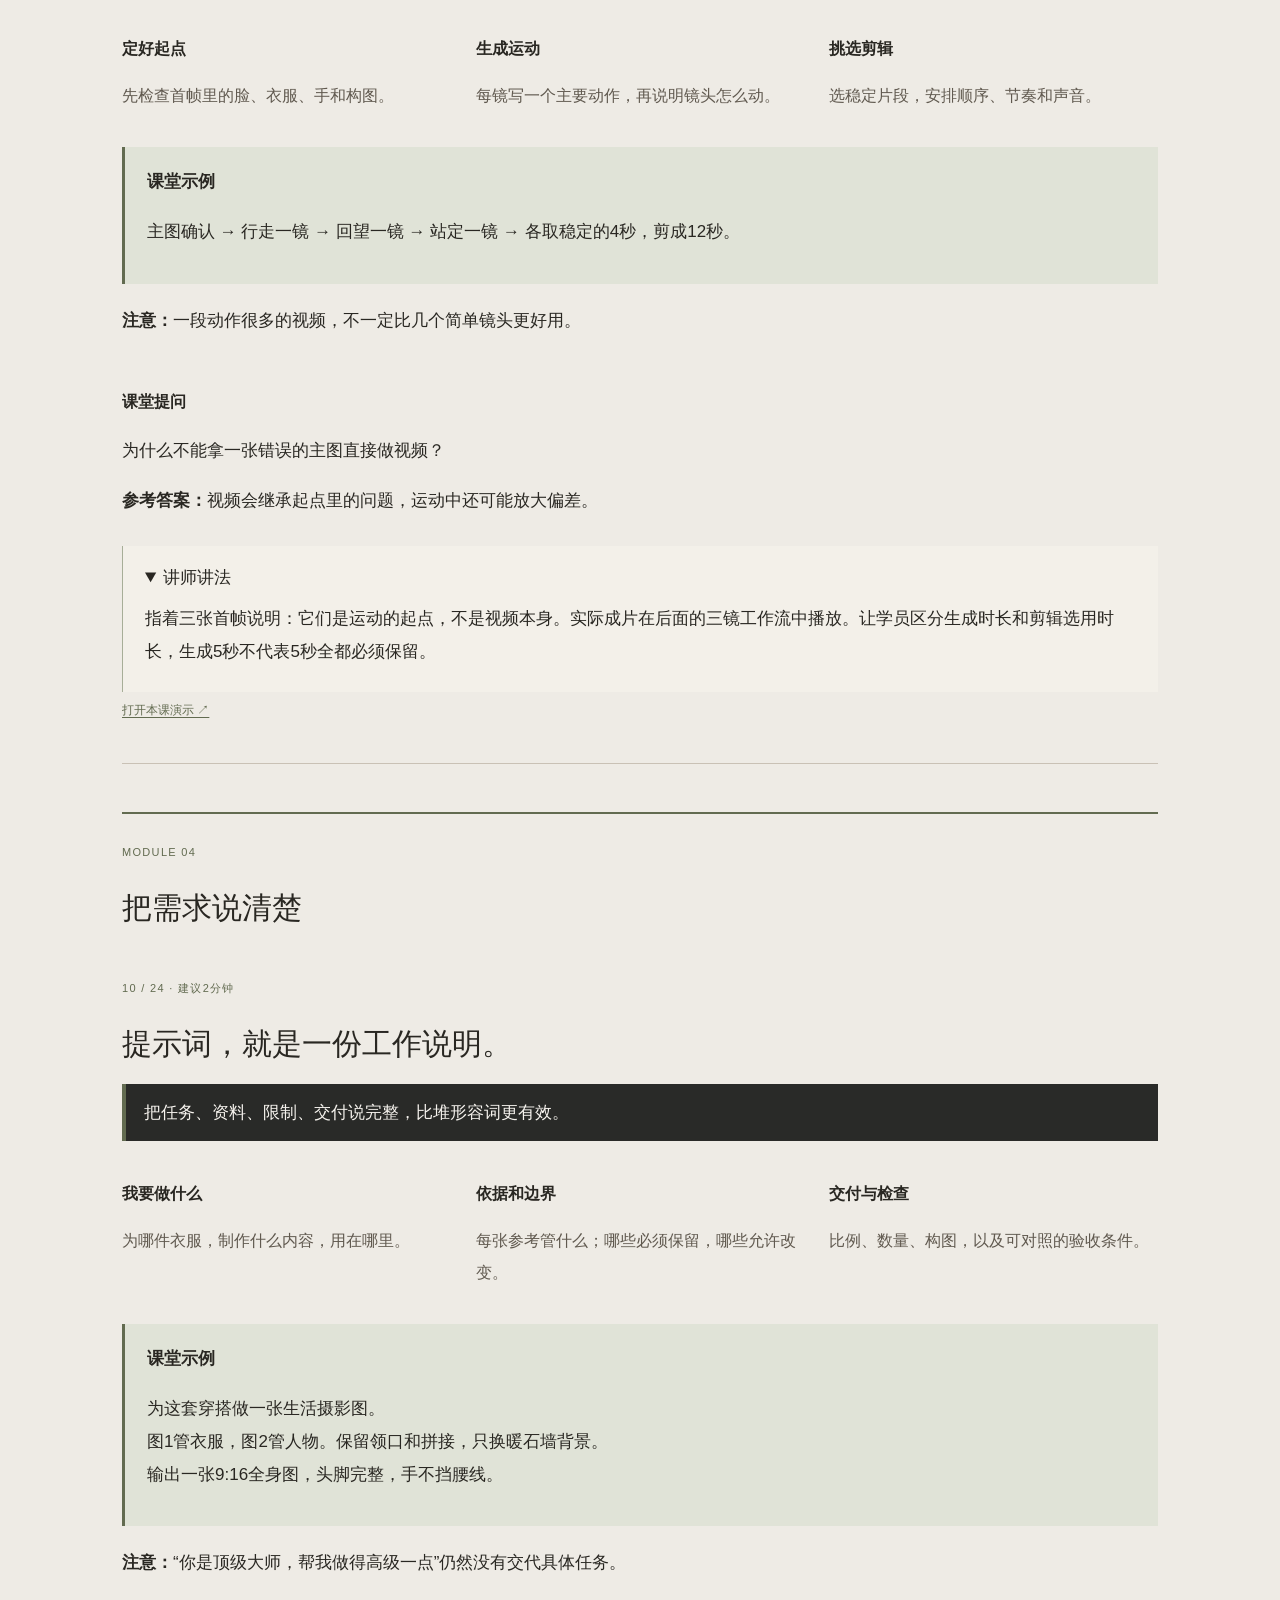
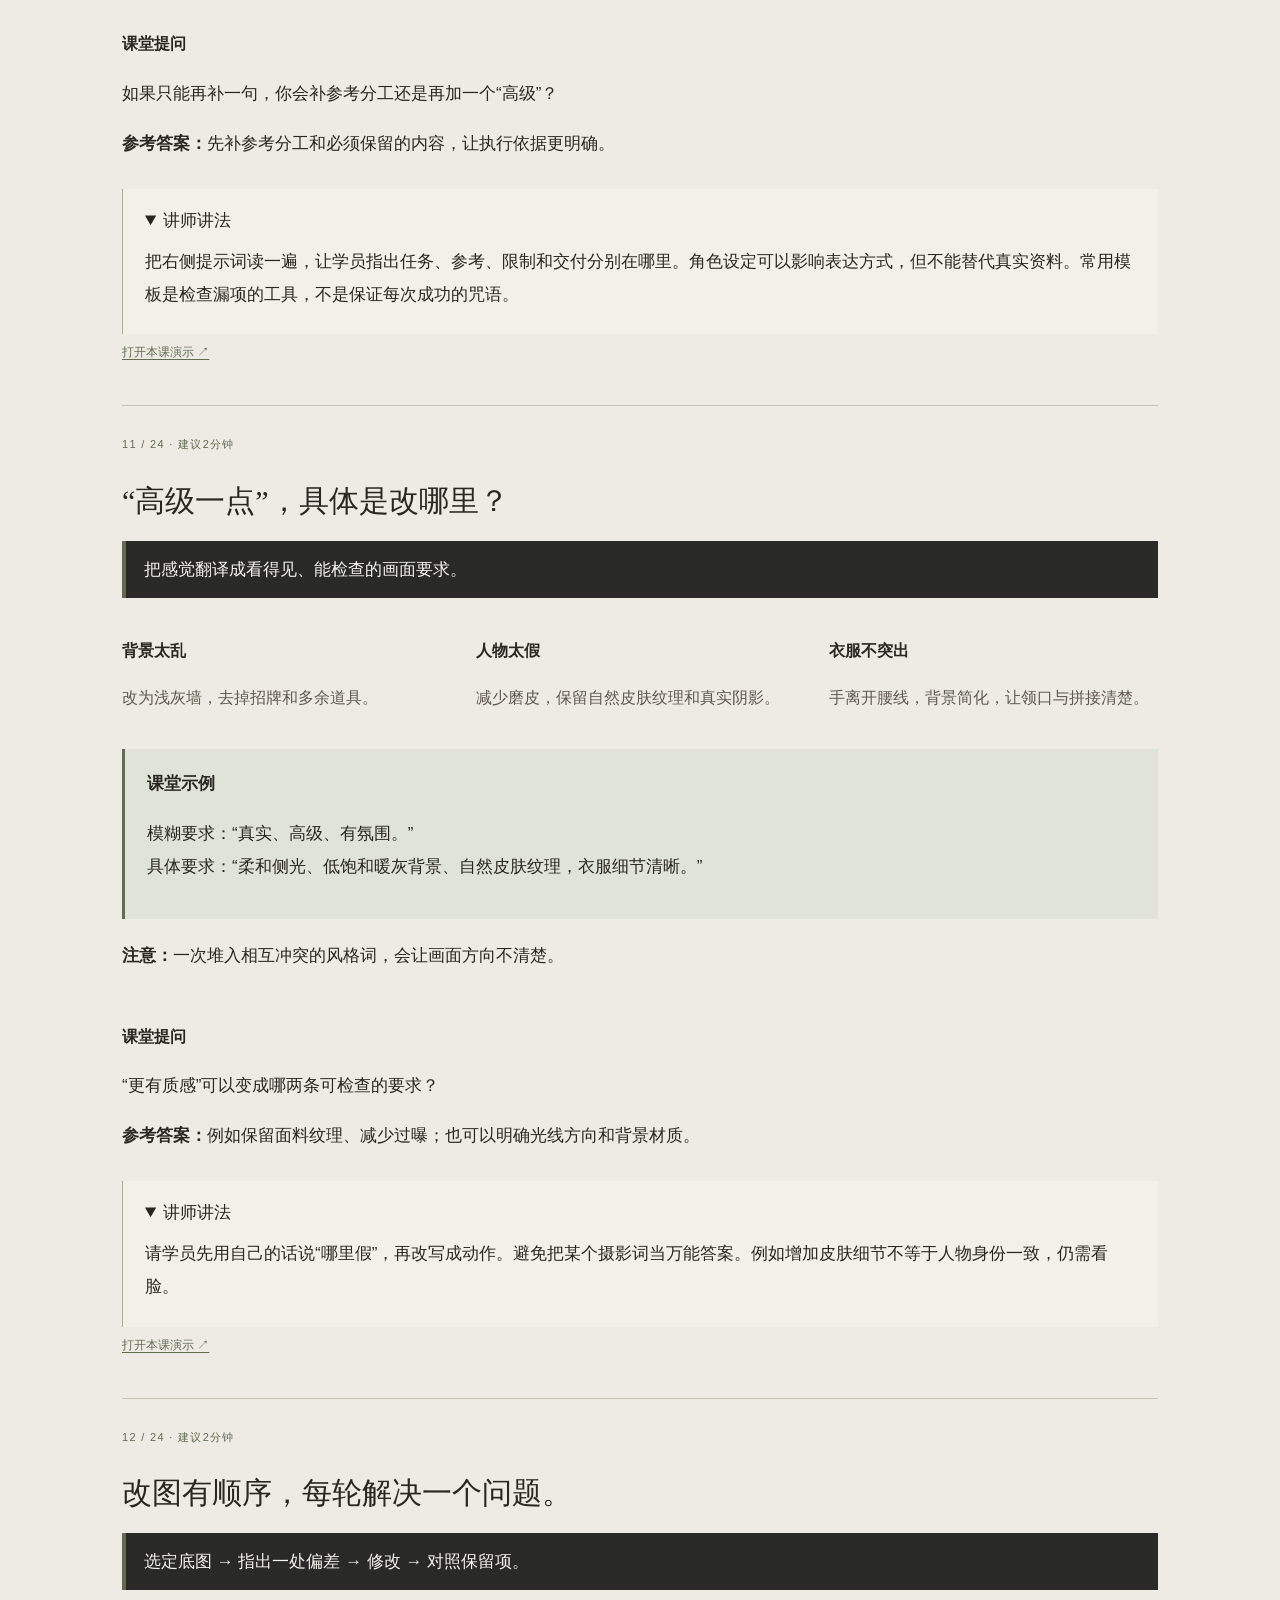
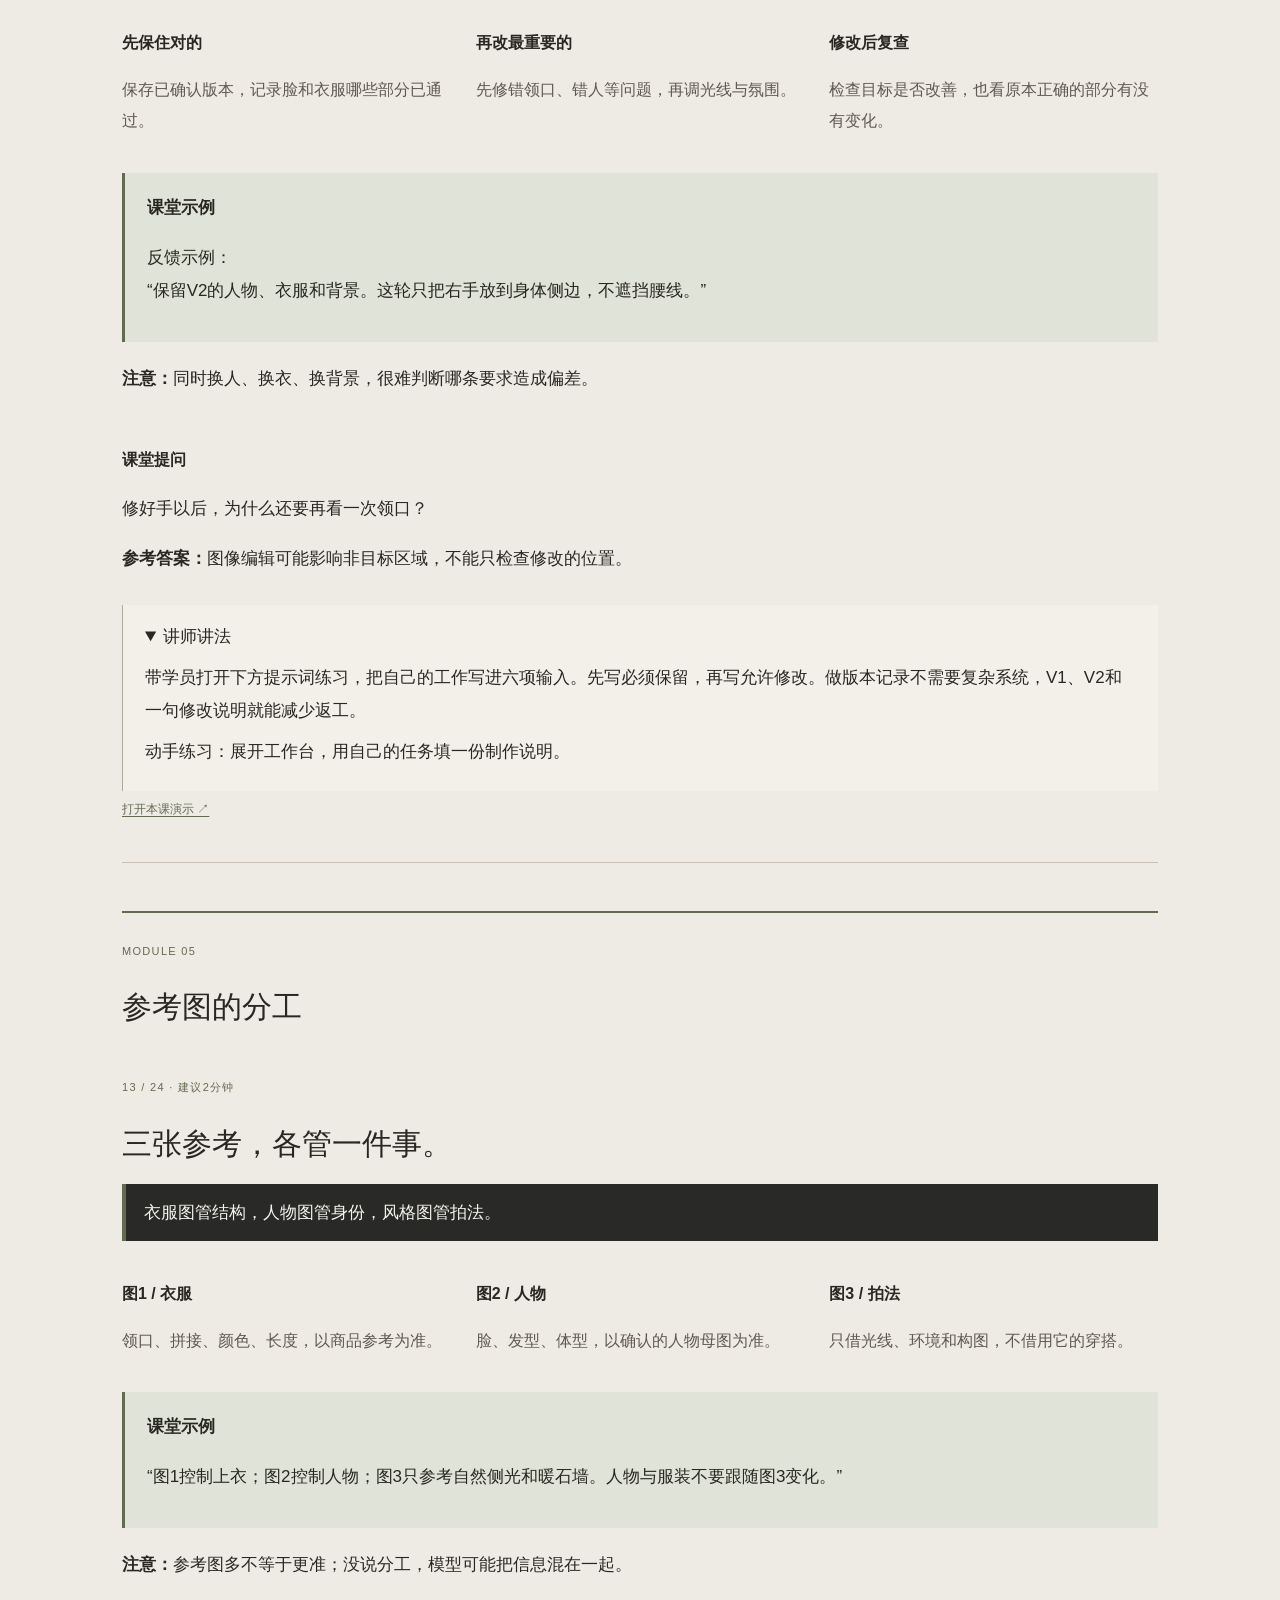
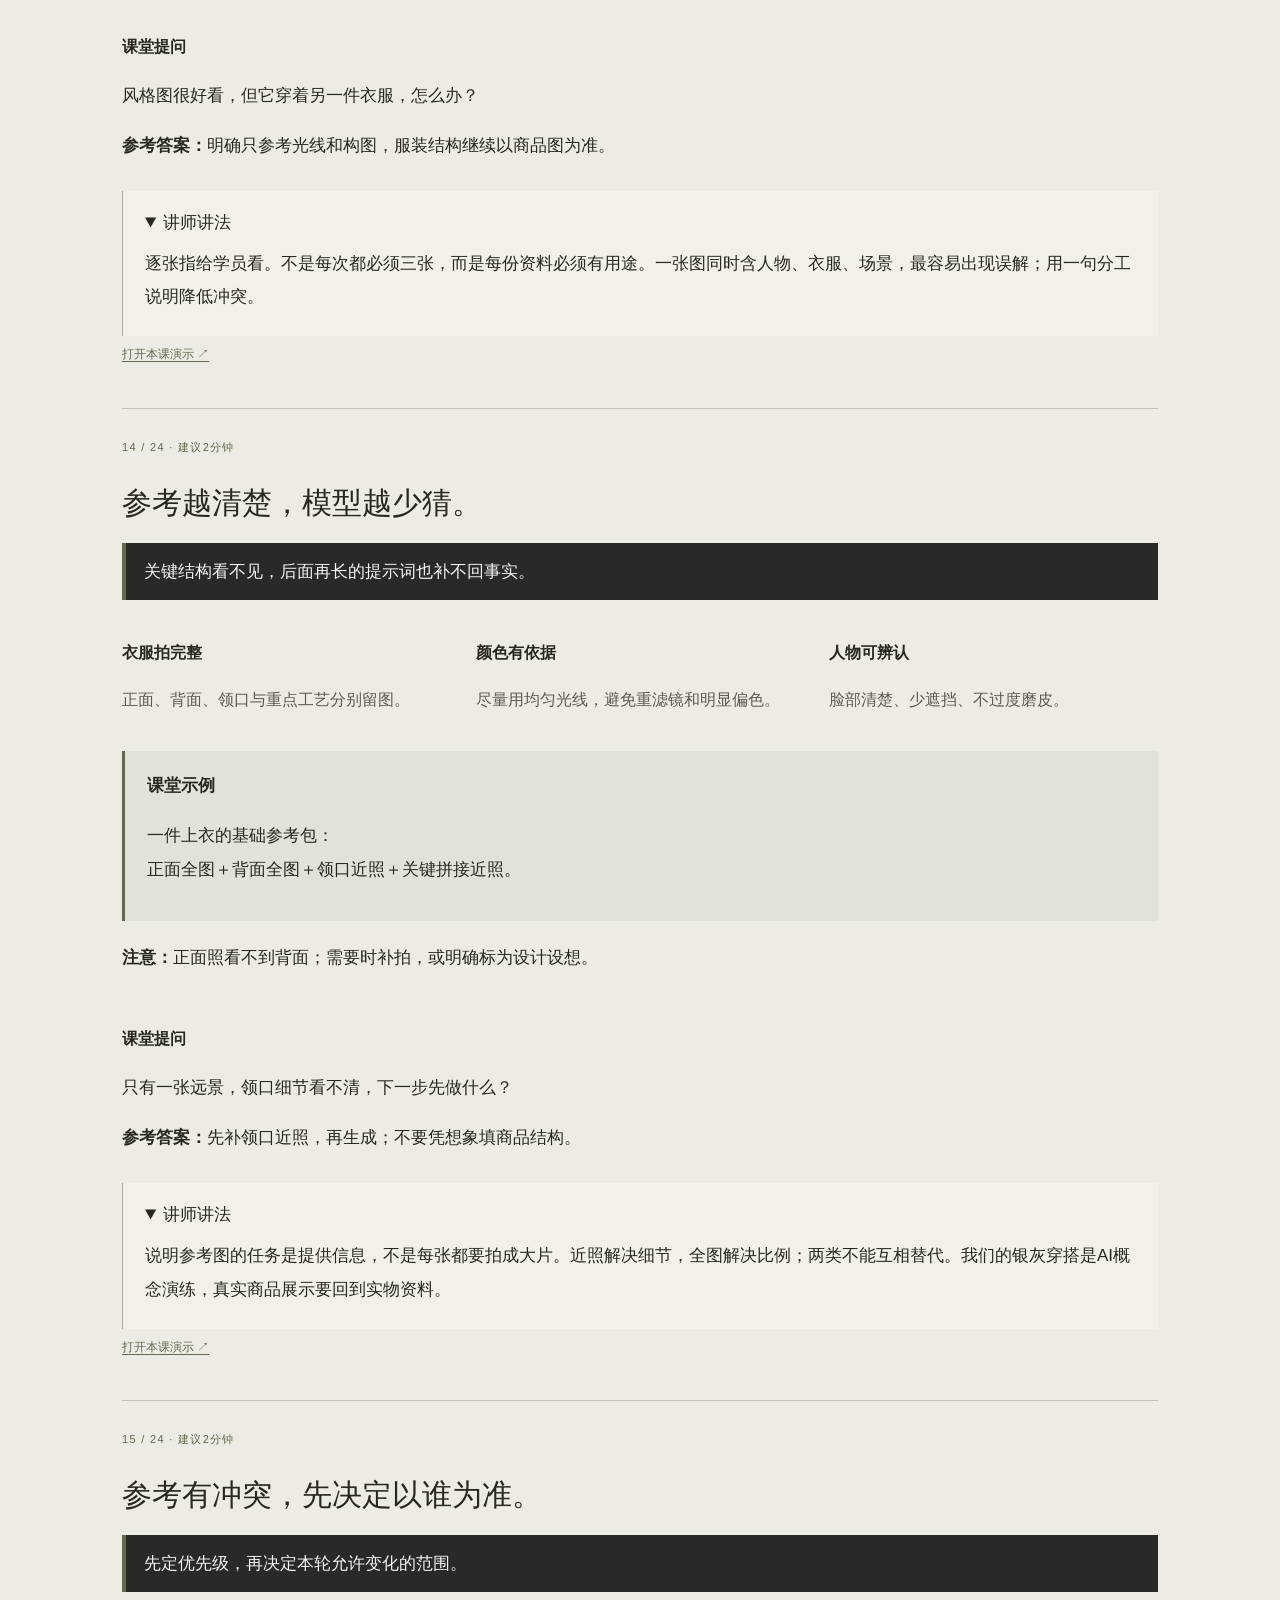
<file: pages-overrides/handbook.html>
<!doctype html><html lang="zh-CN"><head><meta charset="utf-8"><meta name="viewport" content="width=device-width,initial-scale=1"><title>服装AI基础课｜讲师讲义</title><link rel="icon" href="assets/favicon.svg"><style>
*{box-sizing:border-box}html{scroll-padding-top:20px}body{margin:0;background:#eeebe5;color:#292722;font:15px/1.95 Arial,"Microsoft YaHei",sans-serif}a{color:#75583f;text-underline-offset:3px}header,main,footer{max-width:1100px;margin:auto;padding:32px}header{padding-top:42px;border-bottom:1px solid #c9c1b5}header>nav{display:flex;justify-content:space-between;font-size:12px;gap:15px}h1{font:400 clamp(36px,5vw,68px)/1.25 Georgia,"Songti SC",SimSun,serif;letter-spacing:-.035em;margin:30px 0 20px}h2{font:400 30px/1.5 Georgia,"Songti SC",SimSun,serif;margin:18px 0}h3{font-size:16px;font-weight:600;margin:20px 0 6px}.lead{max-width:70ch;color:#6b6359}.actions{display:flex;gap:12px;flex-wrap:wrap;margin:25px 0}.actions a,.actions button{display:inline-block;padding:10px 15px;border:1px solid #a99b88;background:transparent;font:inherit;font-size:12px;color:#493f33;text-decoration:none;cursor:pointer}.toc{display:grid;grid-template-columns:1fr 1fr;gap:0 28px;padding:0;list-style:none;border-top:1px solid #c9c1b5}.toc a{display:block;padding:12px 0;border-bottom:1px solid #c9c1b5;text-decoration:none;font-size:13px}.module-intro{margin:48px 0 20px;padding-top:20px;border-top:2px solid #8b7962}.module-intro small,.lesson-number{font-size:11px;letter-spacing:.12em;color:#84705b}.lesson{padding:20px 0 38px;border-bottom:1px solid #c9c1b5;break-inside:auto}.lesson>h2{font-size:30px}.takeaway{border-left:3px solid #9d8870;padding:12px 18px;background:#e2ddd3}.points{display:grid;grid-template-columns:repeat(3,minmax(0,1fr));gap:25px}.points p{font-size:14px;color:#60594f}.label{color:#80664d;font-size:11px;letter-spacing:.08em}.example{background:#e0dbd2;padding:18px 22px;margin:20px 0}.teacher{padding:15px 22px;border-left:1px solid #b9a994;background:#f3f0e9}.teacher p{margin:8px 0}.question{padding:12px 0}.lesson a{font-size:12px}footer{font-size:12px;border-top:1px solid #c9c1b5;margin-top:30px}.terms{display:grid;grid-template-columns:180px 1fr;border-top:1px solid #c9c1b5}.terms dt,.terms dd{margin:0;padding:12px;border-bottom:1px solid #c9c1b5;font-size:14px}.terms dt{font-weight:600}button:focus-visible,a:focus-visible{outline:2px solid #80664d;outline-offset:4px}@media(max-width:700px){header,main,footer{padding:24px 20px}.points{grid-template-columns:1fr;gap:0}.toc{grid-template-columns:1fr}.lesson h2{font-size:26px}.terms{grid-template-columns:95px 1fr}.terms dt,.terms dd{padding:10px 5px;font-size:12px}}@media print{body{background:white;font-size:11pt;line-height:1.7}header,main,footer{max-width:none;padding:0}header nav,.actions,.lesson>a{display:none}.module-intro{break-before:page;margin-top:0}.points{display:block}.teacher,.example{background:transparent;border:1px solid #bbb}.lesson{break-inside:auto}h2,h3{break-after:avoid}a{color:inherit;text-decoration:none}@page{size:A4;margin:18mm}}

.teacher p{white-space:pre-line}.teacher summary{cursor:pointer}body{font-size:17px}.points p{font-size:16px}.example p{white-space:pre-line}@media print{details.teacher>p{display:block!important}}
/* Keep the printed companion in the same charcoal and olive palette. */
.takeaway{background:#292a28;color:#f6f3ee;border-left:4px solid #626b50}.example{background:#e0e3d7;border-left:3px solid #626b50}.module-intro{border-color:#626b50}.module-intro small,.lesson-number,.label,a{color:#626b50}.teacher{border-color:#a7ae98}.actions a,.actions button{border-color:#626b50;color:#465039}@media print{.takeaway{background:white;color:black;border:1px solid #888}.example{background:white}}
</style></head><body><header><nav><a href="./#basics">← 返回基础课</a><span>TEACHER'S EDITION / 2026.10</span></nav><h1>从理解 AI，<br>到做好一套穿搭内容。</h1><p class="lead">8个模块，24课。按“理解能力 → 交代任务 → 准备参考 → 检查交付”的顺序授课，沿用站内同一套银灰与黑色概念穿搭。</p><div class="actions"><a href="docs/AI基础课-讲师讲义.md" download>下载讲师讲义 ↓</a><a href="docs/AI基础课-学员练习单.md" download>下载学员练习单 ↓</a><button onclick="window.print()">打印 / 保存PDF</button></div><p>建议：基础讲解约50分钟，另留练习时间。时间紧时讲第1—4、8、10、13、19、22、23课，再进入服装实操。</p><ul class="toc"><li><a href="#module-1">01 / 认识生成式AI</a></li><li><a href="#module-2">02 / 理解工具与资料</a></li><li><a href="#module-3">03 / 文字·图片·视频</a></li><li><a href="#module-4">04 / 把需求说清楚</a></li><li><a href="#module-5">05 / 参考图的分工</a></li><li><a href="#module-6">06 / 画面与镜头</a></li><li><a href="#module-7">07 / 一致性与验收</a></li><li><a href="#module-8">08 / 短片与成本</a></li></ul></header><main><section class="module-intro" id="module-1"><small>MODULE 01</small><h2>认识生成式AI</h2></section><article class="lesson" id="lesson-01"><span class="lesson-number">01 / 24 · 建议2分钟</span><h2>AI 怎么帮我们，做一件衣服的内容？</h2><p class="takeaway">把资料变成文案、画面和视频，是这堂课要学的事。</p><div class="points"><section><h3>文字</h3><p>整理商品信息、写卖点、列拍摄清单。</p></section><section><h3>图片</h3><p>参考衣服与人物，制作穿搭和场景图。</p></section><section><h3>视频</h3><p>让确认好的画面动起来，再剪成短片。</p></section></div><div class="example"><b>课堂示例</b><p>今天用同一套银灰上衣与黑裤子，走一遍“说清需求 → 做出小样 → 检查修改”的过程。</p></div><p><b>注意：</b>先选一个具体交付物，不要一次要求 AI 包办整场上新。</p><div class="question"><h3>课堂提问</h3><p>如果现在只学一件事，你最想完成哪种素材？</p><p><b>参考答案：</b>选一个每天会用的小任务：3条卖点、一张场景图或一个短镜头。</p></div><details class="teacher" open><summary>讲师讲法</summary><p>开场先展示右侧成图，告诉学员：这不是摄影器材课，也不要求先会写代码。今天围绕一套穿搭，把文字、图片、视频串起来。请两位学员说出工作中最费时间的环节，记录下来，结课时再回到它。</p><p>动手练习：写下今天最想完成的一项具体工作。</p></details><a href="./#lesson-01">打开本课演示 ↗</a></article><article class="lesson" id="lesson-02"><span class="lesson-number">02 / 24 · 建议2分钟</span><h2>AI 在生成答案，也可能把空白补错。</h2><p class="takeaway">生成式 AI 根据学到的规律和当前输入，生成新的内容。</p><div class="points"><section><h3>它学过什么</h3><p>训练让模型学到语言、图像等数据中的规律。</p></section><section><h3>这次看到了什么</h3><p>你的问题、附图和资料，会影响这一轮输出。</p></section><section><h3>它没有什么</h3><p>没有可靠依据时，仍可能给出听起来合理的答案。</p></section></div><div class="example"><b>课堂示例</b><p>照片里能看见：银灰色、V领、拼接。
照片不能证明：真丝比例、防晒等级、是否缩水。</p></div><p><b>注意：</b>表达流畅、语气肯定，都不等于事实已经核实。</p><div class="question"><h3>课堂提问</h3><p>只凭这张上衣图片，能确认它是100%真丝吗？</p><p><b>参考答案：</b>不能。外观可以描述，成分要看标签或已确认的产品资料。</p></div><details class="teacher" open><summary>讲师讲法</summary><p>先解释生成式 AI 是 AI 的一类，不把所有 AI 都说成聊天工具。用“照片里看见了什么”提问，然后追问“你怎么知道它是真丝”。这种缺乏依据却生成确定说法的现象常被称为幻觉。搜索或外部资料能增加依据，但仍需检查来源是否真的支持结论。</p></details><a href="./#lesson-02">打开本课演示 ↗</a></article><article class="lesson" id="lesson-03"><span class="lesson-number">03 / 24 · 建议2分钟</span><h2>一次上新任务，拆成四次小交付。</h2><p class="takeaway">每完成一步就检查，再把确认后的结果交给下一步。</p><div class="points"><section><h3>先整理</h3><p>商品资料 → 一份卖点和拍摄清单。</p></section><section><h3>再定画面</h3><p>商品图＋人物图 → 一张确认过的主图。</p></section><section><h3>最后做短片</h3><p>主图＋动作说明 → 短镜头 → 剪辑成片。</p></section></div><div class="example"><b>课堂示例</b><p>今天的交付顺序：
① 拍摄清单　② 穿搭主图　③ 三段短镜头　④ 12秒成片</p></div><p><b>注意：</b>主图里的衣服已经错了，继续生成视频只会把错误带下去。</p><div class="question"><h3>课堂提问</h3><p>人物很好看，但上衣领口变了，能进入视频阶段吗？</p><p><b>参考答案：</b>先修正领口。商品结构是这一任务的硬标准。</p></div><details class="teacher" open><summary>讲师讲法</summary><p>把上新写成四个可检查的产物。每一环都问三个问题：给它什么、拿到什么、谁判断对不对。强调模型输出不是流水线上的自动合格品。今天先检查脸和衣服，再讨论光线与动作，最后检查文件是否能播放。</p></details><a href="./#lesson-03">打开本课演示 ↗</a></article><section class="module-intro" id="module-2"><small>MODULE 02</small><h2>理解工具与资料</h2></section><article class="lesson" id="lesson-04"><span class="lesson-number">04 / 24 · 建议2分钟</span><h2>模型、应用、Agent，分别负责什么？</h2><p class="takeaway">模型提供能力；应用提供入口；Agent 组织工具执行任务。</p><div class="points"><section><h3>模型 / 能力</h3><p>负责理解与生成；不同模型擅长的任务不同。</p></section><section><h3>应用 / 入口</h3><p>你使用的聊天框、画布和编辑器，可以连接多个模型。</p></section><section><h3>Agent / 执行方式</h3><p>围绕目标拆步骤、调用工具，并根据结果继续处理。</p></section></div><div class="example"><b>课堂示例</b><p>“帮我整理照片”：
聊天回答可以给分类建议；连接文件工具的 Agent 才能实际创建目录和整理文件。</p></div><p><b>注意：</b>能否办成事，要看实际工具、权限和结果，不能只看产品名称。</p><div class="question"><h3>课堂提问</h3><p>AI 写出了视频提示词，是否代表视频已经生成？</p><p><b>参考答案：</b>没有。还需要生成工具实际执行，并拿到可播放的视频文件。</p></div><details class="teacher" open><summary>讲师讲法</summary><p>用工作室比喻：模型像专业能力，应用像工作台，Agent 像会安排步骤并使用工具的助理。这个比喻只帮助入门，不表示 Agent 完全自主或必然正确。Harness 是围绕执行提供工具、记录、状态与权限的运行环境，不必让初学者背名字。展开下方工具例子，比较建议、执行和记录。</p></details><a href="./#lesson-04">打开本课演示 ↗</a></article><article class="lesson" id="lesson-05"><span class="lesson-number">05 / 24 · 建议2分钟</span><h2>AI 懂不懂你的任务，取决于你给了什么。</h2><p class="takeaway">上下文，就是这一次任务中 AI 能使用的信息。</p><div class="points"><section><h3>背景</h3><p>给谁看、在哪里用、这次准备完成什么。</p></section><section><h3>资料</h3><p>实际上传的图片、产品参数、已确认版本。</p></section><section><h3>反馈</h3><p>哪里不满意、哪些已通过、这一轮只改什么。</p></section></div><div class="example"><b>课堂示例</b><p>交接写法：
“这是已确认的穿搭V2。保留人物与衣服，只把背景换成浅灰墙；输出一张全身竖图。”</p></div><p><b>注意：</b>“继续上次那个”可能缺少资料；发一个电脑路径，也不等于文件已上传。</p><div class="question"><h3>课堂提问</h3><p>换一个新对话时，最少需要带上什么？</p><p><b>参考答案：</b>任务目标、关键参考图、当前确认版本、本轮修改要求。</p></div><details class="teacher" open><summary>讲师讲法</summary><p>先讲上下文，再讲记忆。不同应用可能保存部分偏好，但不能假设所有图片和历史要求都会一直可用。让学员想象把任务交给另一位同事：只说“继续昨天”不够。用四项交接说明补齐信息。</p></details><a href="./#lesson-05">打开本课演示 ↗</a></article><article class="lesson" id="lesson-06"><span class="lesson-number">06 / 24 · 建议2分钟</span><h2>选工具，先看任务需要什么。</h2><p class="takeaway">写文案、编辑图片、生成视频，是不同的能力要求。</p><div class="points"><section><h3>文字任务</h3><p>看能否读资料、比较方案、按指定格式输出。</p></section><section><h3>图片任务</h3><p>看能否上传参考、多图分工、编辑指定区域。</p></section><section><h3>视频任务</h3><p>看支持的首帧、时长、比例和下载规格。</p></section></div><div class="example"><b>课堂示例</b><p>选择“改色”工具时先试：
上传原图 → 只改上衣颜色 → 对照领口与纹理 → 下载检查。</p></div><p><b>注意：</b>“画得好看”和“能准确修改商品”是两项能力。</p><div class="question"><h3>课堂提问</h3><p>要保留同一个人、只换衣服颜色，你先查什么功能？</p><p><b>参考答案：</b>参考图编辑或局部编辑能力，并用一张小样验证。</p></div><details class="teacher" open><summary>讲师讲法</summary><p>不背工具排行榜。用同一张图、同一个改色要求比较，才有可比性。付费前确认上传限制、可下载尺寸、价格和使用条件。先做小样，再决定是否批量。产品版本会变，课程讲选择方法。</p></details><a href="./#lesson-06">打开本课演示 ↗</a></article><section class="module-intro" id="module-3"><small>MODULE 03</small><h2>文字·图片·视频</h2></section><article class="lesson" id="lesson-07"><span class="lesson-number">07 / 24 · 建议2分钟</span><h2>卖点写得好，先把产品说清楚。</h2><p class="takeaway">商品事实 × 使用场景，才是有依据的卖点。</p><div class="points"><section><h3>事实</h3><p>已确认的成分、版型、尺寸、工艺。</p></section><section><h3>场景</h3><p>谁穿、何时穿、想解决什么搭配问题。</p></section><section><h3>表达</h3><p>给几个方案，限定字数，再按真实情况挑选。</p></section></div><div class="example"><b>课堂示例</b><p>教学资料：白色、长袖、宽松版型。
可写：“白色长袖，搭一条深色裤子就能出门。”
不能补写：“抗皱免烫，全天不闷汗。”</p></div><p><b>注意：</b>不要让 AI 为了写得动听，自行补出面料功能或促销承诺。</p><div class="question"><h3>课堂提问</h3><p>“宽松版型”能直接推导出“显瘦十斤”吗？</p><p><b>参考答案：</b>不能。前者是版型描述，后者是未经证明的效果承诺。</p></div><details class="teacher" open><summary>讲师讲法</summary><p>现场演示：先给三项已确认事实，再要求三个不同使用场景的短句。比较是否具体、是否适合受众、有没有新增事实。告诉学员可以让 AI 改表达、缩字数，但业务资料由人确认。</p></details><a href="./#lesson-07">打开本课演示 ↗</a></article><article class="lesson" id="lesson-08"><span class="lesson-number">08 / 24 · 建议2分钟</span><h2>从零生成，还是在原图上修改？</h2><p class="takeaway">要保留现有商品时，优先从参考图编辑开始。</p><div class="points"><section><h3>文生图</h3><p>文字描述新画面，适合探索方向和构图。</p></section><section><h3>参考图编辑</h3><p>带原图修改，适合换背景、改色和换装。</p></section><section><h3>局部编辑</h3><p>圈定区域再修改，适合处理手、边缘等问题。</p></section></div><div class="example"><b>课堂示例</b><p>本轮编辑说明：
“只把上衣改成深灰。保留领口、拼接、人物、姿势和背景；不要新增纹样。”</p></div><p><b>注意：</b>“其他不变”是要求，不是保证；生成后仍要并排对照。</p><div class="question"><h3>课堂提问</h3><p>只想修手指，需要把整个画面重新生成吗？</p><p><b>参考答案：</b>先尝试工具支持的局部编辑；同时检查手周围的衣服和背景。</p></div><details class="teacher" open><summary>讲师讲法</summary><p>展示已有衣服图，分别问“我要一个全新设计”和“只改这个颜色”应该走哪条路径。局部编辑常用蒙版指出区域，但区域外也可能被影响。控制方式要看工具，文字不能凭空补出工具没有的能力。</p></details><a href="./#lesson-08">打开本课演示 ↗</a></article><article class="lesson" id="lesson-09"><span class="lesson-number">09 / 24 · 建议2分钟</span><h2>一张图到一支片，中间还差两步。</h2><p class="takeaway">图生视频负责运动；剪辑负责把镜头组织成故事。</p><div class="points"><section><h3>定好起点</h3><p>先检查首帧里的脸、衣服、手和构图。</p></section><section><h3>生成运动</h3><p>每镜写一个主要动作，再说明镜头怎么动。</p></section><section><h3>挑选剪辑</h3><p>选稳定片段，安排顺序、节奏和声音。</p></section></div><div class="example"><b>课堂示例</b><p>主图确认 → 行走一镜 → 回望一镜 → 站定一镜 → 各取稳定的4秒，剪成12秒。</p></div><p><b>注意：</b>一段动作很多的视频，不一定比几个简单镜头更好用。</p><div class="question"><h3>课堂提问</h3><p>为什么不能拿一张错误的主图直接做视频？</p><p><b>参考答案：</b>视频会继承起点里的问题，运动中还可能放大偏差。</p></div><details class="teacher" open><summary>讲师讲法</summary><p>指着三张首帧说明：它们是运动的起点，不是视频本身。实际成片在后面的三镜工作流中播放。让学员区分生成时长和剪辑选用时长，生成5秒不代表5秒全都必须保留。</p></details><a href="./#lesson-09">打开本课演示 ↗</a></article><section class="module-intro" id="module-4"><small>MODULE 04</small><h2>把需求说清楚</h2></section><article class="lesson" id="lesson-10"><span class="lesson-number">10 / 24 · 建议2分钟</span><h2>提示词，就是一份工作说明。</h2><p class="takeaway">把任务、资料、限制、交付说完整，比堆形容词更有效。</p><div class="points"><section><h3>我要做什么</h3><p>为哪件衣服，制作什么内容，用在哪里。</p></section><section><h3>依据和边界</h3><p>每张参考管什么；哪些必须保留，哪些允许改变。</p></section><section><h3>交付与检查</h3><p>比例、数量、构图，以及可对照的验收条件。</p></section></div><div class="example"><b>课堂示例</b><p>为这套穿搭做一张生活摄影图。
图1管衣服，图2管人物。保留领口和拼接，只换暖石墙背景。
输出一张9:16全身图，头脚完整，手不挡腰线。</p></div><p><b>注意：</b>“你是顶级大师，帮我做得高级一点”仍然没有交代具体任务。</p><div class="question"><h3>课堂提问</h3><p>如果只能再补一句，你会补参考分工还是再加一个“高级”？</p><p><b>参考答案：</b>先补参考分工和必须保留的内容，让执行依据更明确。</p></div><details class="teacher" open><summary>讲师讲法</summary><p>把右侧提示词读一遍，让学员指出任务、参考、限制和交付分别在哪里。角色设定可以影响表达方式，但不能替代真实资料。常用模板是检查漏项的工具，不是保证每次成功的咒语。</p></details><a href="./#lesson-10">打开本课演示 ↗</a></article><article class="lesson" id="lesson-11"><span class="lesson-number">11 / 24 · 建议2分钟</span><h2>“高级一点”，具体是改哪里？</h2><p class="takeaway">把感觉翻译成看得见、能检查的画面要求。</p><div class="points"><section><h3>背景太乱</h3><p>改为浅灰墙，去掉招牌和多余道具。</p></section><section><h3>人物太假</h3><p>减少磨皮，保留自然皮肤纹理和真实阴影。</p></section><section><h3>衣服不突出</h3><p>手离开腰线，背景简化，让领口与拼接清楚。</p></section></div><div class="example"><b>课堂示例</b><p>模糊要求：“真实、高级、有氛围。”
具体要求：“柔和侧光、低饱和暖灰背景、自然皮肤纹理，衣服细节清晰。”</p></div><p><b>注意：</b>一次堆入相互冲突的风格词，会让画面方向不清楚。</p><div class="question"><h3>课堂提问</h3><p>“更有质感”可以变成哪两条可检查的要求？</p><p><b>参考答案：</b>例如保留面料纹理、减少过曝；也可以明确光线方向和背景材质。</p></div><details class="teacher" open><summary>讲师讲法</summary><p>请学员先用自己的话说“哪里假”，再改写成动作。避免把某个摄影词当万能答案。例如增加皮肤细节不等于人物身份一致，仍需看脸。</p></details><a href="./#lesson-11">打开本课演示 ↗</a></article><article class="lesson" id="lesson-12"><span class="lesson-number">12 / 24 · 建议2分钟</span><h2>改图有顺序，每轮解决一个问题。</h2><p class="takeaway">选定底图 → 指出一处偏差 → 修改 → 对照保留项。</p><div class="points"><section><h3>先保住对的</h3><p>保存已确认版本，记录脸和衣服哪些部分已通过。</p></section><section><h3>再改最重要的</h3><p>先修错领口、错人等问题，再调光线与氛围。</p></section><section><h3>修改后复查</h3><p>检查目标是否改善，也看原本正确的部分有没有变化。</p></section></div><div class="example"><b>课堂示例</b><p>反馈示例：
“保留V2的人物、衣服和背景。这轮只把右手放到身体侧边，不遮挡腰线。”</p></div><p><b>注意：</b>同时换人、换衣、换背景，很难判断哪条要求造成偏差。</p><div class="question"><h3>课堂提问</h3><p>修好手以后，为什么还要再看一次领口？</p><p><b>参考答案：</b>图像编辑可能影响非目标区域，不能只检查修改的位置。</p></div><details class="teacher" open><summary>讲师讲法</summary><p>带学员打开下方提示词练习，把自己的工作写进六项输入。先写必须保留，再写允许修改。做版本记录不需要复杂系统，V1、V2和一句修改说明就能减少返工。</p><p>动手练习：展开工作台，用自己的任务填一份制作说明。</p></details><a href="./#lesson-12">打开本课演示 ↗</a></article><section class="module-intro" id="module-5"><small>MODULE 05</small><h2>参考图的分工</h2></section><article class="lesson" id="lesson-13"><span class="lesson-number">13 / 24 · 建议2分钟</span><h2>三张参考，各管一件事。</h2><p class="takeaway">衣服图管结构，人物图管身份，风格图管拍法。</p><div class="points"><section><h3>图1 / 衣服</h3><p>领口、拼接、颜色、长度，以商品参考为准。</p></section><section><h3>图2 / 人物</h3><p>脸、发型、体型，以确认的人物母图为准。</p></section><section><h3>图3 / 拍法</h3><p>只借光线、环境和构图，不借用它的穿搭。</p></section></div><div class="example"><b>课堂示例</b><p>“图1控制上衣；图2控制人物；图3只参考自然侧光和暖石墙。人物与服装不要跟随图3变化。”</p></div><p><b>注意：</b>参考图多不等于更准；没说分工，模型可能把信息混在一起。</p><div class="question"><h3>课堂提问</h3><p>风格图很好看，但它穿着另一件衣服，怎么办？</p><p><b>参考答案：</b>明确只参考光线和构图，服装结构继续以商品图为准。</p></div><details class="teacher" open><summary>讲师讲法</summary><p>逐张指给学员看。不是每次都必须三张，而是每份资料必须有用途。一张图同时含人物、衣服、场景，最容易出现误解；用一句分工说明降低冲突。</p></details><a href="./#lesson-13">打开本课演示 ↗</a></article><article class="lesson" id="lesson-14"><span class="lesson-number">14 / 24 · 建议2分钟</span><h2>参考越清楚，模型越少猜。</h2><p class="takeaway">关键结构看不见，后面再长的提示词也补不回事实。</p><div class="points"><section><h3>衣服拍完整</h3><p>正面、背面、领口与重点工艺分别留图。</p></section><section><h3>颜色有依据</h3><p>尽量用均匀光线，避免重滤镜和明显偏色。</p></section><section><h3>人物可辨认</h3><p>脸部清楚、少遮挡、不过度磨皮。</p></section></div><div class="example"><b>课堂示例</b><p>一件上衣的基础参考包：
正面全图＋背面全图＋领口近照＋关键拼接近照。</p></div><p><b>注意：</b>正面照看不到背面；需要时补拍，或明确标为设计设想。</p><div class="question"><h3>课堂提问</h3><p>只有一张远景，领口细节看不清，下一步先做什么？</p><p><b>参考答案：</b>先补领口近照，再生成；不要凭想象填商品结构。</p></div><details class="teacher" open><summary>讲师讲法</summary><p>说明参考图的任务是提供信息，不是每张都要拍成大片。近照解决细节，全图解决比例；两类不能互相替代。我们的银灰穿搭是AI概念演练，真实商品展示要回到实物资料。</p></details><a href="./#lesson-14">打开本课演示 ↗</a></article><article class="lesson" id="lesson-15"><span class="lesson-number">15 / 24 · 建议2分钟</span><h2>参考有冲突，先决定以谁为准。</h2><p class="takeaway">先定优先级，再决定本轮允许变化的范围。</p><div class="points"><section><h3>找出冲突</h3><p>领口不同、发型不同、光线方向不同。</p></section><section><h3>指定依据</h3><p>款式按商品图，人物按母图，拍法按风格图。</p></section><section><h3>拆开处理</h3><p>冲突多时，先完成换装，再延展场景。</p></section></div><div class="example"><b>课堂示例</b><p>“领口按图1的深V结构。图2只参考深灰颜色，不参考圆领和袖型。”</p></div><p><b>注意：</b>把互相矛盾的要求都写成“必须”，模型仍要自行取舍。</p><div class="question"><h3>课堂提问</h3><p>两张图一张圆领、一张V领，怎样写才清楚？</p><p><b>参考答案：</b>指定哪张控制款式，另一张只提供颜色或其他明确属性。</p></div><details class="teacher" open><summary>讲师讲法</summary><p>用服装从业者熟悉的打版单类比：领型要有唯一依据。若确实要新设计，写明这是改款设想，不能把它混作原商品展示。</p></details><a href="./#lesson-15">打开本课演示 ↗</a></article><section class="module-intro" id="module-6"><small>MODULE 06</small><h2>画面与镜头</h2></section><article class="lesson" id="lesson-16"><span class="lesson-number">16 / 24 · 建议2分钟</span><h2>画面像不像真的，看细节之间能否对上。</h2><p class="takeaway">皮肤、光影和身体关系，要一起成立。</p><div class="points"><section><h3>皮肤</h3><p>保留自然纹理，避免整张脸像光滑塑料。</p></section><section><h3>光影</h3><p>人物、衣服和背景的亮面与阴影方向协调。</p></section><section><h3>身体</h3><p>手指、关节、脚步与接地关系自然。</p></section></div><div class="example"><b>课堂示例</b><p>检查顺序：
放大看脸和手 → 看领口与面料 → 看脚下阴影 → 缩小看整体。</p></div><p><b>注意：</b>只加“真实、超清”几个词，不能替代具体的问题反馈。</p><div class="question"><h3>课堂提问</h3><p>画面很清晰，为什么人物仍像贴上去的？</p><p><b>参考答案：</b>可能是光线方向、透视或接地阴影与环境不一致。</p></div><details class="teacher" open><summary>讲师讲法</summary><p>用人物近照讲皮肤，再让学员看全身图的脚。清晰度与真实感不同：大尺寸的错误依然是错误。需要指出具体位置，例如“右脚缺少接触地面的阴影”，而不是泛泛说不好。</p></details><a href="./#lesson-16">打开本课演示 ↗</a></article><article class="lesson" id="lesson-17"><span class="lesson-number">17 / 24 · 建议2分钟</span><h2>先决定拍什么，再决定怎么拍。</h2><p class="takeaway">景别决定看什么；机位和光线决定怎么看。</p><div class="points"><section><h3>全身 / 看搭配</h3><p>头脚完整，交代服装轮廓与比例。</p></section><section><h3>半身 / 看人物</h3><p>更清楚地看表情、领口和上半身结构。</p></section><section><h3>近景 / 看细节</h3><p>把纹理、拼接或工艺作为画面重点。</p></section></div><div class="example"><b>课堂示例</b><p>“全身竖图，镜头约在人物眼睛高度。左侧柔和自然光，暖石墙背景，头脚完整。”</p></div><p><b>注意：</b>为了显腿长无限降低机位，可能把身体和衣服比例拉得不自然。</p><div class="question"><h3>课堂提问</h3><p>要展示上衣胸前拼接，选远景还是半身／近景？</p><p><b>参考答案：</b>优先半身或细节近景，保证关键结构足够清楚。</p></div><details class="teacher" open><summary>讲师讲法</summary><p>直接用站内全身图和肖像图做对照。摄影术语不必一次记全；先说清画面里要看见什么，再补机位、光线和背景。镜头数字也不能替代对结果的判断。</p></details><a href="./#lesson-17">打开本课演示 ↗</a></article><article class="lesson" id="lesson-18"><span class="lesson-number">18 / 24 · 建议2分钟</span><h2>人物怎么动，镜头怎么动？</h2><p class="takeaway">动作与运镜分开写，一镜先安排一个主要动作。</p><div class="points"><section><h3>人物动作</h3><p>走两步、轻回头、站定，先选幅度小的。</p></section><section><h3>镜头运动</h3><p>固定、缓慢后退或轻推近，写清一种即可。</p></section><section><h3>画面连续</h3><p>全段检查脸、衣服和手，尤其是遮挡与转身处。</p></section></div><div class="example"><b>课堂示例</b><p>“人物自然向前走两步，双手放松。镜头缓慢后退，保持全身构图；服装结构保持一致。”</p></div><p><b>注意：</b>“边走边转身再摘眼镜”同时增加多处变化，通常更难控制。</p><div class="question"><h3>课堂提问</h3><p>第一镜已经走路，第二镜还必须大幅运动吗？</p><p><b>参考答案：</b>不必。轻回望或静止近景可以提供变化，也方便剪辑。</p></div><details class="teacher" open><summary>讲师讲法</summary><p>区分两种动：人物走不等于摄影机也要乱动。提醒学员看视频中间，不只看首尾两张图。遇到复杂手部互动，先拆镜头，再逐段验证。</p></details><a href="./#lesson-18">打开本课演示 ↗</a></article><section class="module-intro" id="module-7"><small>MODULE 07</small><h2>一致性与验收</h2></section><article class="lesson" id="lesson-19"><span class="lesson-number">19 / 24 · 建议2分钟</span><h2>同一个人，需要同一份依据。</h2><p class="takeaway">人物母图是后续镜头反复对照的身份标准。</p><div class="points"><section><h3>先确认人物</h3><p>脸、发型和体型满意后，保存为人物母图。</p></section><section><h3>再确认穿搭</h3><p>用这位人物穿上指定衣服，检查完整造型。</p></section><section><h3>持续用原始参考</h3><p>换场景时继续附母图与衣服图，减少逐轮漂移。</p></section></div><div class="example"><b>课堂示例</b><p>人物母图 → 已确认穿搭 → 街边、窗边、咖啡店。
场景可以换，身份与衣服始终回到原始参考检查。</p></div><p><b>注意：</b>只引用上一轮生成图，偏差可能一轮轮累积。</p><div class="question"><h3>课堂提问</h3><p>上一张图已经有一点变脸，下一张还只参考它会怎样？</p><p><b>参考答案：</b>偏差可能继续累积，应重新提供原始人物母图。</p></div><details class="teacher" open><summary>讲师讲法</summary><p>解释“母图”只是工作中的标准参考，不是保证锁脸的开关。正面、侧面和动态都要核对身份，不能只靠同一发色判断是同一个人。</p></details><a href="./#lesson-19">打开本课演示 ↗</a></article><article class="lesson" id="lesson-20"><span class="lesson-number">20 / 24 · 建议2分钟</span><h2>只换背景，也要检查整张图。</h2><p class="takeaway">明确修改范围，同时允许必要的环境光影适配。</p><div class="points"><section><h3>这次改什么</h3><p>背景从街道换为浅灰室内墙面。</p></section><section><h3>哪些必须保留</h3><p>人物身份、发型、衣服结构、姿势与构图。</p></section><section><h3>哪些需要协调</h3><p>适配新环境的光线与阴影，检查头发和衣服边缘。</p></section></div><div class="example"><b>课堂示例</b><p>“只将背景换成浅灰室内墙面。保留人物、服装和构图；调整必要阴影，使人物自然融入环境。”</p></div><p><b>注意：</b>背景改成室内，光影却仍像烈日街头，画面会有拼贴感。</p><div class="question"><h3>课堂提问</h3><p>背景换好了，但头发边缘断裂，算完成吗？</p><p><b>参考答案：</b>不算，还需修正边缘，并检查脸、衣服和阴影。</p></div><details class="teacher" open><summary>讲师讲法</summary><p>这里把“不变”和“合理适配”分开。人物身份与服装结构应保留；环境改变时光影可能需要相应变化。不是所有属性都能机械保持原样。</p></details><a href="./#lesson-20">打开本课演示 ↗</a></article><article class="lesson" id="lesson-21"><span class="lesson-number">21 / 24 · 建议2分钟</span><h2>一张图能不能交，按用途来判断。</h2><p class="takeaway">先查商品与身份，再查画面，最后查交付规格。</p><div class="points"><section><h3>内容正确</h3><p>脸、领口、拼接、颜色、裤长与参考对照。</p></section><section><h3>画面成立</h3><p>手脚、比例、遮挡和阴影；视频看完整段。</p></section><section><h3>文件可用</h3><p>比例、尺寸、格式、版本和下载结果确认。</p></section></div><div class="example"><b>课堂示例</b><p>不通过：“领口从V领变成圆领。”
待修正：“手遮住了腰部拼接。”
通过后：保存原图、参考、提示词与最终版本。</p></div><p><b>注意：</b>勾选清单只是记录；每一项应有实际对照依据。</p><div class="question"><h3>课堂提问</h3><p>如果是卖上衣，你首先核对哪三处？</p><p><b>参考答案：</b>领口、胸前拼接、腰段等商品识别关键点，随后再查人物与其他细节。</p></div><details class="teacher" open><summary>讲师讲法</summary><p>打开下方检查表，让一位学员说出每个勾的依据。用途决定标准：内部创意图和真实商品图不能使用相同验收门槛。未解决的问题要写出来。</p></details><a href="./#lesson-21">打开本课演示 ↗</a></article><section class="module-intro" id="module-8"><small>MODULE 08</small><h2>短片与成本</h2></section><article class="lesson" id="lesson-22"><span class="lesson-number">22 / 24 · 建议2分钟</span><h2>四个视频参数，一次分清。</h2><p class="takeaway">比例管形状，分辨率管大小，时长和帧率各管一件事。</p><div class="points"><section><h3>比例与分辨率</h3><p>9:16是竖屏形状；720×1280是像素尺寸。</p></section><section><h3>时长与帧率</h3><p>5秒是片段长度；24fps表示每秒24帧。</p></section><section><h3>首帧与尾帧</h3><p>首帧规定起点；尾帧规定终点，是否支持要看工具。</p></section></div><div class="example"><b>课堂示例</b><p>5秒 × 24帧/秒 = 120帧。
生成三段5秒素材，各选4秒，直切后得到12秒成片。</p></div><p><b>注意：</b>提高分辨率或帧率，不能自动修复变脸、错衣和动作异常。</p><div class="question"><h3>课堂提问</h3><p>16:9的全身横图硬裁成9:16，可能失去什么？</p><p><b>参考答案：</b>可能裁掉手脚或商品细节，应该提前按最终比例构图。</p></div><details class="teacher" open><summary>讲师讲法</summary><p>用画框解释比例，再解释像素。5秒和24fps的乘法仅是理解概念的例子，不代表当前工具的固定规格。不同模型支持的时长、尺寸和首尾帧组合不同，以当前界面为准。</p></details><a href="./#lesson-22">打开本课演示 ↗</a></article><article class="lesson" id="lesson-23"><span class="lesson-number">23 / 24 · 建议2分钟</span><h2>三个镜头，让观众看清一套穿搭。</h2><p class="takeaway">建立整体 → 补充变化 → 留出收尾。</p><div class="points"><section><h3>01 / 行走 · 4秒</h3><p>先交代人物、完整穿搭和环境。</p></section><section><h3>02 / 回望 · 4秒</h3><p>用角度和表情变化，补充人物状态。</p></section><section><h3>03 / 站定 · 4秒</h3><p>让动作停下来，为片尾留下干净画面。</p></section></div><div class="example"><b>课堂示例</b><p>实际案例：S04行走 → S07回望 → S09站定。
每镜选取4秒，直切成12秒；右侧展示对应静态首帧。</p></div><p><b>注意：</b>镜头有不同任务，成片才有层次；不要只为凑数量重复动作。</p><div class="question"><h3>课堂提问</h3><p>三个镜头都用同一景别、同一动作，会有什么问题？</p><p><b>参考答案：</b>信息重复。可改变景别、角度或动作任务，让每镜补充信息。</p></div><details class="teacher" open><summary>讲师讲法</summary><p>用右侧三个画面逐个问“这一镜让观众看到什么”。随后在原有三镜实操页播放完整影片。静态首帧不是视频效果；成片实际使用三段已生成片段，选段与转场共同决定最终时长。</p></details><a href="./#lesson-23">打开本课演示 ↗</a></article><article class="lesson" id="lesson-24"><span class="lesson-number">24 / 24 · 建议3分钟</span><h2>先做一镜小样，再决定做多少。</h2><p class="takeaway">把重试、检查和剪辑的时间一起算进成本。</p><div class="points"><section><h3>生成预算</h3><p>新增镜头数 × 每镜秒数 × 单价，再加重试。</p></section><section><h3>制作成本</h3><p>整理素材、人工检查、剪辑和沟通也占用时间。</p></section><section><h3>继续条件</h3><p>小样中的人、衣服和动作通过，再做其他镜头。</p></section></div><div class="example"><b>课堂示例</b><p>教学算例：
3镜中1镜可复用；新增2镜×5秒×0.5元＝5元。
另留1次5秒重试：合计7.5元，不含人工与后期。</p></div><p><b>注意：</b>示例单价不是实时报价；失败计费、套餐和最低时长需另查。</p><div class="question"><h3>课堂提问</h3><p>提交超时但没有结果，应该立即重复提交吗？</p><p><b>参考答案：</b>先查任务或订单记录，确认是否已创建任务，再决定是否重试。</p></div><details class="teacher" open><summary>讲师讲法</summary><p>用预算工具改一次重试次数，让学员看到成本变化。结课交付：选择一件商品，写清目标、参考分工、提示词、三条验收标准和小样预算。这五项写出来，就可以进入后面的服装实操。</p><p>动手练习：写下任务、参考分工、提示词、三条验收标准和小样预算。</p></details><a href="./#lesson-24">打开本课演示 ↗</a></article></main><footer><a href="./#basics">基础课</a> · <a href="./#overview">服装实操</a> · 本课图片为 AI 概念演练，商品事实以确认资料为准。</footer></body></html>
</file>
<file: css/style.css>
@font-face {
  font-family: "Inter";
  src: url("../assets/fonts/inter-latin-wght-normal.woff2") format("woff2");
  font-weight: 100 900; font-style: normal; font-display: swap;
}
@font-face {
  font-family: "Inter";
  src: url("../assets/fonts/inter-latin-wght-italic.woff2") format("woff2");
  font-weight: 100 900; font-style: italic; font-display: swap;
}
@font-face {   /* 跑马灯、衣服名：衬线斜体（Times 风格） */
  font-family: "Tinos";
  src: url("../assets/fonts/tinos-italic.woff2") format("woff2");
  font-weight: 400; font-style: italic; font-display: swap;
}

:root {
  --bg: #e8e7e3;
  --ink: #151515;          /* logo、文字、按钮 */
  --muted: #8a8a8a;
  --bar: #0b0b0b;          /* 底部跑马灯 */
  --bar-ink: #ffffff;
  --serif: "Tinos", "Times New Roman", Times, serif;
  --ease: cubic-bezier(.22, .8, .2, 1);

  /* 尺寸全部按衣服高度 --gh 推算（衣服图 300×406 单位，1 单位 = gh/340） */
  --gh: min(38vh, 21vw);
  --hook: calc(var(--gh) * 50 / 340);   /* 挂杆中心到领口 */
  --fw: calc(var(--gh) * 300 / 340);    /* 衣服正面宽 */
  --slot: calc(var(--gh) * .3);         /* 转开挂着时每件占的位置 */
  --open: calc(var(--fw) + var(--gh) * .08); /* 转正面后占的位置 */
  --rodh: max(10px, calc(var(--gh) * .042));
}

* { box-sizing: border-box; }
html, body { height: 100%; }
body {
  margin: 0;
  font-family: "Inter", "Helvetica Neue", Arial, "PingFang SC", "Microsoft YaHei", sans-serif;
  color: var(--ink);
  background-color: var(--bg);
  background-image: url("data:image/svg+xml,%3Csvg xmlns='http://www.w3.org/2000/svg' width='48' height='48'%3E%3Cg fill='none' stroke='%23151515' stroke-opacity='.055' stroke-width='1'%3E%3Crect x='19' y='21' width='10' height='8' rx='1'/%3E%3Cpath d='M19 24h10M24 21v8M24 21c-1.5-3-4-3-4-1.2 0 1.2 2.2 1.2 4 1.2 1.8 0 4 0 4-1.2 0-1.8-2.5-1.8-4 1.2'/%3E%3C/g%3E%3C/svg%3E");
  background-size: 48px 48px;
  display: grid;
  grid-template-rows: auto 1fr auto;
  min-height: 100svh;
  overflow: hidden;
  -webkit-font-smoothing: antialiased;
}
button { font: inherit; color: inherit; background: none; border: 0; padding: 0; cursor: pointer; }

/* ---------- 顶栏 ---------- */
.top {
  position: relative; z-index: 20;
  display: grid; grid-template-columns: 1fr auto 1fr; align-items: center;
  padding: 22px 32px 0;
}
.nav-link, .close-link {
  font-size: 12px; font-weight: 500; letter-spacing: .06em; text-transform: uppercase;
  transition: opacity .4s var(--ease);
}
.nav-link:first-child { justify-self: start; }
.nav-link:nth-of-type(2) { justify-self: end; }
.nav-link:hover, .close-link:hover { opacity: .55; }
.logo {
  display: block; width: 104px; aspect-ratio: 1034 / 432;
  background: var(--ink);
  -webkit-mask: url("../assets/logo.png") center / contain no-repeat;
          mask: url("../assets/logo.png") center / contain no-repeat;
  transition: opacity .4s var(--ease);
}
.close-link { position: absolute; right: 32px; top: 26px; opacity: 0; pointer-events: none; }

/* ---------- 场景 ---------- */
.scene { position: relative; display: grid; place-items: center; min-height: 0; }
.rack-wrap {
  position: relative; margin-top: -4vh;
  transition: filter .38s var(--ease), opacity .38s var(--ease), transform .38s var(--ease);
}
.rack {
  position: relative;
  width: calc(var(--slot) * var(--n, 10) + var(--open) - var(--slot) + var(--gh) * .34);
  height: calc(var(--hook) + var(--gh) + var(--gh) * .1);
}

/* ---------- 不锈钢挂杆 + 墙面底座 ---------- */
.rod {
  position: absolute; left: 0; right: 0; top: 0; z-index: 3;
  height: calc(var(--rodh) * 5.3); transform: translateY(-50%);
  pointer-events: none;
}
.bracket {
  position: absolute; top: 0; height: 100%; width: auto; aspect-ratio: 46 / 92;
  filter: drop-shadow(0 calc(var(--rodh) * .35) calc(var(--rodh) * .45) rgba(0, 0, 0, .2));
}
.bracket.l { left: 0; }
.bracket.r { right: 0; transform: scaleX(-1); }
.tube {
  position: absolute; top: 50%; height: var(--rodh); transform: translateY(-50%);
  left: calc(var(--rodh) * 5.3 * .5 * .8); right: calc(var(--rodh) * 5.3 * .5 * .8);
  border-radius: 99px;
  /* 抛光镀铬：竖向是圆管的明暗（上亮下暗、底边回光），横向乘上环境反光（两端亮、中段一大片深色） */
  background:
    linear-gradient(90deg, #fff 0%, #fff 22%, #e4e4e7 30%, #b4b4b9 40%, #a6a6ab 52%, #b2b2b7 64%, #ebebed 74%, #fff 80%, #e6e6e9 88%, #fff 96%),
    linear-gradient(180deg, #a0a0a5 0%, #ffffff 11%, #ffffff 26%, #f0f0f2 36%, #c6c6ca 50%, #929298 64%, #7c7c82 77%, #a8a8ad 88%, #f4f4f6 95%, #8a8a8f 100%);
  background-blend-mode: multiply;
  box-shadow: 0 calc(var(--rodh) * 1.1) calc(var(--rodh) * .9) calc(var(--rodh) * -.4) rgba(0, 0, 0, .3);
}
.tube::before {   /* 顶部一条贯穿的镜面亮线 */
  content: ""; position: absolute; left: 1%; right: 1%; top: 14%; height: 13%;
  border-radius: 99px;
  background: linear-gradient(90deg, rgba(255, 255, 255, .95), rgba(255, 255, 255, .95) 12%, rgba(255, 255, 255, .55) 30%, rgba(255, 255, 255, .45) 55%, rgba(255, 255, 255, .7) 80%, rgba(255, 255, 255, .95));
}
.tube::after {   /* 底边一道细回光 */
  content: ""; position: absolute; left: 2%; right: 2%; bottom: 7%; height: 8%;
  border-radius: 99px;
  background: linear-gradient(90deg, rgba(255, 255, 255, .8), rgba(255, 255, 255, .25) 30%, rgba(255, 255, 255, .2) 60%, rgba(255, 255, 255, .7));
}

/* ---------- 衣服 ---------- */
/* 衣服的位置、摆动、转身都由 js 里的物理模拟逐帧设置 */
.items {
  position: absolute; left: 0; right: 0; top: 0; z-index: 2;
  height: calc(var(--hook) + var(--gh));
}
.items.pointing { cursor: pointer; }
.item {
  position: absolute; left: 50%; top: 0;
  width: var(--slot); height: calc(var(--hook) + var(--gh)); margin-left: calc(var(--slot) / -2);
  pointer-events: none; outline: none; will-change: transform;
}
.item.on { z-index: 2; }
.item:focus-visible::after {
  content: ""; position: absolute; left: 50%; bottom: -14px; width: 16px; height: 2px;
  margin-left: -8px; background: var(--ink); border-radius: 2px;
}

/* 摆动层（绕挂杆晃）→ 衣服帧条 */
.swing {
  position: absolute; inset: 0; transform-origin: 50% 0;
  filter: drop-shadow(0 calc(var(--gh) * .022) calc(var(--gh) * .028) rgba(0, 0, 0, .16));
}
.face {
  position: absolute; top: 0; left: calc(50% - var(--fw) / 2);
  width: var(--fw); height: calc(var(--hook) + var(--gh));
}
.face img, .face .turn {
  position: absolute; left: 0; top: calc(var(--gh) * -16 / 340);
  width: 100%; height: calc(var(--gh) * 406 / 340);
}
.face .turn { height: calc(var(--gh) * 440 / 340); }   /* 帧条底部多留 34 单位给下垂的布料 */
.face { pointer-events: none; }   /* 画布比挂位宽，不能挡住旁边那件的鼠标 */
.face .turn { background-repeat: no-repeat; background-position: 0 0; }
.swing { will-change: transform; }
.face img { user-select: none; -webkit-user-drag: none; pointer-events: none; }

.hover-label {
  position: absolute; left: 0; top: calc(var(--hook) + var(--gh) + var(--gh) * .1);
  margin: 0; font-size: 11px; color: var(--muted); white-space: nowrap;
  transform: translateX(-50%); opacity: 0;
  transition: opacity .3s var(--ease), left .5s var(--ease);
  pointer-events: none;
}
.hover-label.show { opacity: 1; }

/* ---------- 底部按钮 ---------- */
.cta-row {
  position: absolute; left: 50%; bottom: 4.5vh; transform: translateX(-50%);
  display: grid; justify-items: center; gap: 14px; z-index: 6;
}
.pill {
  border: 1.5px solid var(--ink); border-radius: 999px;
  padding: 7px 18px; font-size: 11px; font-weight: 600; letter-spacing: .07em; text-transform: uppercase;
  transition: background .25s, color .25s;
}
.pill:hover { background: var(--ink); color: var(--bg); }
.pill.small { padding: 6px 14px; }
.handle { width: 32px; height: 4px; border-radius: 4px; background: #5f5f5f; opacity: 0; transition: opacity .4s var(--ease); }

/* ---------- 详情 ---------- */
.detail {
  position: absolute; inset: 0; z-index: 5;
  display: grid; place-items: center; pointer-events: none;
}
.d-stage { position: relative; margin-top: -8vh; }
.d-item {
  --gh: min(50vh, 36vw);
  position: relative; width: var(--fw); height: calc(var(--hook) + var(--gh));
  transform-origin: 0 0; visibility: hidden;
  filter: drop-shadow(0 calc(var(--gh) * .022) calc(var(--gh) * .03) rgba(0, 0, 0, .16));
}
.d-item.show { visibility: visible; }
.d-item .face { left: 0; }
.arrow, .d-meta { opacity: 0; transition: opacity .45s var(--ease); }
.arrow {
  position: absolute; top: calc(50% - 8vh + min(50vh, 36vw) * 25 / 340); width: 38px; height: 38px;
  border: 1.5px solid var(--ink); border-radius: 50%;
  display: grid; place-items: center; transform: translateY(-50%);
  transition: opacity .45s var(--ease), background .25s, color .25s;
}
.arrow svg { width: 16px; height: 16px; fill: none; stroke: currentColor; stroke-width: 1.8; stroke-linecap: round; stroke-linejoin: round; }
.arrow:hover { background: var(--ink); color: var(--bg); }
.arrow:focus { outline: none; }
.arrow:focus-visible { outline: 2px solid var(--ink); outline-offset: 3px; }
.arrow.prev { left: calc(50% - min(50vh, 36vw) * 150 / 340 - 7vw - 38px); }
.arrow.next { left: calc(50% + min(50vh, 36vw) * 150 / 340 + 7vw); }
.d-meta { position: absolute; left: 0; right: 0; bottom: calc(4.5vh + 62px); text-align: center; }
.d-count { margin: 0 0 6px; font-size: 11px; color: var(--muted); font-variant-numeric: tabular-nums; letter-spacing: .04em; }
.d-name {
  margin: 0; font-family: var(--serif); font-style: italic; font-weight: 400;
  font-size: clamp(20px, 2.2vw, 30px); letter-spacing: 0; transition: opacity .2s;
}
.no-anim .item { transition: none !important; }

/* 进入详情后的整体状态 */
body.is-detail .rack-wrap { filter: blur(9px); opacity: .34; transform: scale(1.01); pointer-events: none; }
body.is-detail .detail { pointer-events: auto; }
body.is-detail .arrow, body.is-detail .d-meta { opacity: 1; }
body.is-detail .nav-link, body.is-detail .logo { opacity: 0; pointer-events: none; }
body.is-detail .close-link { opacity: 1; pointer-events: auto; }
body.is-detail .handle { opacity: 1; }
body.is-detail .marquee { opacity: 0; }

/* ---------- 跑马灯：黑底白字 ---------- */
.marquee {
  background: var(--bar); color: var(--bar-ink); overflow: hidden;
  height: 36px; display: flex; align-items: center;
  transition: opacity .5s var(--ease);
}
.marquee-track { display: flex; align-items: center; white-space: nowrap; animation: marquee 46s linear infinite; }
.marquee-track span { font-family: var(--serif); font-style: italic; font-size: 18px; padding: 0 22px; }
.marquee-track span.dot { font-family: inherit; font-style: normal; font-size: 9px; padding: 0; opacity: .75; }
@keyframes marquee { to { transform: translateX(-50%); } }

/* ---------- 弹出小卡片 ---------- */
.sheet {
  position: fixed; inset: 0; z-index: 50; display: grid; place-items: center;
  background: rgba(232, 231, 227, .6); backdrop-filter: blur(8px); -webkit-backdrop-filter: blur(8px);
  opacity: 0; pointer-events: none; transition: opacity .3s var(--ease);
}
.sheet.open { opacity: 1; pointer-events: auto; }
.sheet-card {
  width: min(380px, calc(100vw - 32px)); padding: 28px 28px 22px;
  background: #f4f3f0; border-radius: 14px; box-shadow: 0 20px 60px rgba(0, 0, 0, .14);
  transform: translateY(10px); transition: transform .35s var(--ease);
}
.sheet.open .sheet-card { transform: none; }
.sheet-card h3 { margin: 0 0 10px; font-size: 12px; letter-spacing: .08em; text-transform: uppercase; font-weight: 600; }
.sheet-card p { margin: 0 0 20px; font-family: var(--serif); font-size: 18px; line-height: 1.45; font-style: italic; }

/* ---------- 手机 ---------- */
@media (max-width: 760px) {
  :root { --gh: min(42vh, 64vw); }
  .top { padding: 16px 16px 0; }
  .close-link { right: 16px; top: 20px; }
  .logo { width: 84px; }
  .rack-wrap {
    width: 100vw; overflow-x: auto; overflow-y: visible; scrollbar-width: none;
    padding: calc(var(--gh) * .12) 16px calc(var(--gh) * .3);
    margin-top: 0;
  }
  .rack-wrap::-webkit-scrollbar { display: none; }
  .rack { margin: 0 auto; }
  .d-item { --gh: min(46vh, 68vw); }
  .d-stage { margin-top: -12vh; }
  .arrow { top: auto; bottom: calc(4.5vh + 2px); transform: none; }
  .arrow.prev { left: 16px; } .arrow.next { left: auto; right: 16px; }
  .d-meta { bottom: calc(4.5vh + 66px); }
  .marquee-track span { font-size: 16px; }
}

@media (prefers-reduced-motion: reduce) {
  .item { transition-duration: .01s; }
  .marquee-track { animation-duration: 160s; }
}
</file>
<file: css/studio.css>
/* Reference: the original hanging portfolio, with Your Present branding. */
:root { --bg:#e8e7e3; --ink:#20201f; --muted:#81817e; --line:rgba(32,32,31,.24); --gh:min(42dvh,20vw); --rodh:max(8px,calc(var(--gh)*.035)); }
body { min-height:100dvh; height:100dvh; grid-template-rows:96px minmax(0,1fr) 36px; }
body::before { content:""; position:fixed; inset:0; z-index:0; background:var(--bg); opacity:0; pointer-events:none; transition:opacity .4s var(--ease); }
body.is-detail::before { opacity:.8; }
button,a { -webkit-tap-highlight-color:transparent; }
button { touch-action:manipulation; }
button:focus-visible,a:focus-visible { outline:2px solid var(--ink); outline-offset:5px; }
.sr-only { position:absolute; width:1px; height:1px; padding:0; margin:-1px; overflow:hidden; clip-path:inset(50%); white-space:nowrap; border:0; }
.skip-link { position:fixed; left:20px; top:-80px; z-index:100; padding:12px 20px; background:var(--ink); color:var(--bg); }
.skip-link:focus { top:16px; }
.top { margin:0; padding:0 20px; height:96px; grid-template-columns:1fr auto 1fr; gap:20px; }
.logo { grid-column:2; grid-row:1; justify-self:center; width:104px; }
.nav-link { grid-row:1; font-size:12px; }
.nav-link:first-child { grid-column:1; justify-self:start; }
.nav-link:nth-of-type(2) { grid-column:3; justify-self:end; }
.close-link { right:20px; top:42px; font-size:12px; }
.scene { z-index:1; min-width:0; }
.rack-wrap { position:absolute; top:calc(27dvh - 96px); margin:0; transition:opacity .4s var(--ease),filter .4s var(--ease); }
.rack { width:calc(var(--slot)*var(--n,9) + var(--open) - var(--slot) + var(--gh)*.34); }
/* The chrome reflects a dark room across its centre, with bright rolled edges. */
.rod { height:calc(var(--rodh)*4.5); }
.bracket { filter:drop-shadow(1px 3px 2px #34332e30); }
.tube { left:calc(var(--rodh)*1.95); right:calc(var(--rodh)*1.95); border-top:1px solid #727372; border-bottom:1px solid #6c6d6b;
  background:linear-gradient(90deg,#fff 0%,#fff 17%,#eeefee 24%,#777b7b 31%,#303636 42%,#454b4b 58%,#626666 72%,#b3b7b5 79%,#fafbf9 87%,#d1d3d1 95%,#fff),linear-gradient(180deg,#c5c8c6 0%,#fff 13%,#f9faf8 27%,#e0e2df 40%,#939795 61%,#424746 78%,#e0e3df 91%,#fff 96%,#767a77);
  background-blend-mode:multiply; box-shadow:0 5px 5px -3px #33372f65,0 12px 13px -6px #46453c30; }
.tube::before { top:7%; height:13%; opacity:.9; background:linear-gradient(90deg,#fff 12%,#ffffffb0 28%,#fff5 47%,#ffffffa0 73%,#fff 90%); }
.tube::after { bottom:7%; height:10%; opacity:.95; background:linear-gradient(90deg,#fff,#b4b9b4 34%,#c5c8c2 70%,#fff); }
.swing { filter:drop-shadow(2px 7px 6px #37352c20); }
.face img { object-fit:contain; }
.hover-label { font-size:11px; color:#656560; }
.loading-note { position:absolute; top:45%; font-size:11px; color:var(--muted); }
body.is-ready .loading-note { display:none; }
body:not(.is-ready) .rack-wrap { opacity:0; }
.cta-row { bottom:3dvh; gap:14px; }
.pill { border-width:1px; padding:7px 17px; font-size:10px; font-weight:500; letter-spacing:.035em; }
.handle { width:32px; height:3px; }
/* One garment, centred, with the original rack softly visible behind it. */
.detail { visibility:hidden; opacity:0; transition:opacity .32s var(--ease),visibility 0s linear .32s; }
.d-stage { margin-top:-10dvh; }
.d-item { --gh:min(48dvh,32vw); --hook:calc(var(--gh)*50/340); --fw:calc(var(--gh)*300/340); margin:auto; transform-origin:50% 42%; filter:drop-shadow(3px 9px 8px #37352c24); transition:transform .4s var(--ease); }
.zoom-toggle { display:block; cursor:zoom-in; }
.zoom-toggle[aria-pressed="true"] { cursor:zoom-out; }
.zoom-toggle[aria-pressed="true"] .d-item { transform:scale(1.18); }
.d-meta { bottom:calc(3dvh + 66px); padding:0 24px; }
.d-count { font-size:10px; margin-bottom:6px; }
.d-name { font-family:inherit; font-size:clamp(20px,1.65vw,24px); font-weight:450; }
.arrow { top:calc(50% - 5dvh); width:34px; height:34px; border-width:1px; }
.arrow.prev { left:calc(50% - min(48dvh,32vw)*150/340 - 5vw - 34px); }
.arrow.next { left:calc(50% + min(48dvh,32vw)*150/340 + 5vw); }
body.is-detail { grid-template-rows:96px minmax(0,1fr) 0; }
body.is-detail .marquee { position:fixed; bottom:0; pointer-events:none; }
body.is-detail .cta-row { bottom:1.5dvh; }
body.is-detail .d-meta { bottom:calc(1.5dvh + 62px); }
body.is-detail .detail { visibility:visible; opacity:1; transition-delay:0s; }
body.is-detail .rack-wrap { opacity:.08; filter:blur(8px); transform:none; }
.marquee { position:relative; z-index:1; min-width:0; width:100%; }
.marquee-track { will-change:transform; }
.marquee:hover .marquee-track { animation-play-state:paused; }
.sheet-card { border-radius:4px; background:#f1f0ec; }
@media(max-width:760px) {
  :root { --gh:min(40dvh,64vw); --rodh:8px; }
  body { grid-template-rows:76px minmax(0,1fr) 36px; }
  body.is-detail { grid-template-rows:76px minmax(0,1fr) 0; }
  .top { height:76px; padding:0 16px; gap:16px; }
  .logo { width:84px; } .nav-link { font-size:10px; } .close-link { top:32px; right:16px; font-size:10px; }
  .rack-wrap { top:calc(26dvh - 76px); width:100%; max-width:100vw; padding:24px 24px 65px; overflow-x:auto; overscroll-behavior-x:contain; scrollbar-width:none; }
  .rack { margin:0; }
  .hover-label { top:calc(24px + var(--hook) + var(--gh) + var(--gh)*.1); }
  .d-stage { margin-top:-12dvh; }
  .d-item { --gh:min(44dvh,70vw); }
  .d-meta { bottom:calc(3dvh + 66px); }
  .d-name { font-size:22px; }
  .arrow { top:calc(50% - 6dvh); bottom:auto; transform:translateY(-50%); width:30px; height:30px; }
  .arrow.prev { left:16px; } .arrow.next { left:auto; right:16px; }
}
@media(max-height:600px) and (min-width:761px) {
  :root { --gh:39dvh; }
  body { grid-template-rows:68px minmax(0,1fr) 30px; }
  body.is-detail { grid-template-rows:68px minmax(0,1fr) 0; }
  .top { height:68px; } .close-link { top:28px; }
  .rack-wrap { top:calc(25dvh - 68px); }
  .d-item { --gh:42dvh; } .d-stage { margin-top:-16dvh; }
  .marquee { height:30px; } .d-meta { bottom:calc(3dvh + 58px); } .d-name { font-size:20px; }
}
@media(prefers-reduced-motion:reduce) { *,*::before,*::after { animation:none!important; transition:none!important; scroll-behavior:auto!important; } }

/* Collection introduction sits in the quiet band above the rail. */
.intro { position:absolute; top:12px; left:4.5vw; right:4.5vw; transition:opacity .3s var(--ease); }
.eyebrow { margin:0; font-size:9px; line-height:1.5; letter-spacing:.16em; font-weight:500; }
.eyebrow span { color:var(--muted); margin-left:12px; }
.intro h1 { font-family:Georgia,serif; font-size:clamp(32px,3.1vw,46px); font-weight:400; letter-spacing:-.05em; line-height:1.1; margin:10px 0 0; }
.intro h1 em { font-family:var(--serif); font-weight:400; }
.intro-note { position:absolute; right:0; top:16px; margin:0; font-size:11px; line-height:1.8; color:#777772; }
body.is-detail .intro { opacity:0; pointer-events:none; }
@media(max-width:760px) {
  .intro { top:8px; left:22px; right:22px; }
  .eyebrow { font-size:8px; }
  .intro h1 { font-size:32px; margin-top:8px; }
  .intro-note { position:static; font-size:10px; margin-top:8px; }
  .intro-note br { display:none; }
  .intro-note br::after { content:" "; }
}
@media(max-height:600px) and (min-width:761px) {
  .intro { top:0; }
  .eyebrow { font-size:7px; }
  .intro h1 { font-size:27px; margin-top:6px; }
  .intro-note { top:7px; font-size:10px; }
}

/* Product information returns beside the garment; the rack view is unchanged. */
.detail { grid-template-columns:56% 44%; }
.d-stage { grid-column:1; grid-row:1; margin:0; justify-self:center; }
.d-item { --gh:min(50dvh,30vw); }
.d-meta,body.is-detail .d-meta { position:relative; grid-column:2; grid-row:1; inset:auto; width:calc(100% - 64px); max-width:360px; padding:0; justify-self:start; text-align:left; }
.d-count { font-size:9px; letter-spacing:.14em; margin:0 0 24px; }
.d-count::before { content:"THE EVERYDAY COLLECTION / "; }
.d-name { font-family:Georgia,serif; font-style:normal; font-weight:400; font-size:clamp(30px,3vw,44px); line-height:1.12; letter-spacing:-.045em; text-wrap:balance; }
.d-description { margin:24px 0 30px; font-size:12px; line-height:1.9; color:#777772; }
.d-spec { display:flex; justify-content:space-between; gap:20px; border-top:1px solid var(--line); padding:14px 0; font-size:10px; }
.d-spec span:first-child { color:#777772; }
.detail-availability { display:flex; align-items:center; justify-content:space-between; width:100%; margin-top:24px; padding:18px 20px; background:var(--ink); color:var(--bg); font-size:11px; transition:background .2s; }
.detail-availability:hover { background:#454640; }
.arrow { top:50%; }
.arrow.prev { left:4vw; }
.arrow.next { left:calc(56% - 4vw - 34px); }
body.is-detail .cta-row { visibility:hidden; pointer-events:none; }
@media(max-width:760px) {
  .detail { display:block; overflow-y:auto; overscroll-behavior:contain; padding:0 24px 32px; }
  .d-stage { height:calc(min(36dvh,66vw)*1.15 + 56px); display:grid; place-items:center; margin:0; }
  .d-item { --gh:min(36dvh,66vw); }
  .d-meta,body.is-detail .d-meta { width:100%; max-width:420px; margin:0 auto; padding:16px 0 0; }
  .d-count { margin-bottom:16px; font-size:8px; }
  .d-name { font-size:32px; }
  .d-description { margin:20px 0 24px; }
  .arrow { top:calc(min(36dvh,66vw)*.575 + 28px); width:30px; height:30px; }
  .arrow.prev { left:16px; } .arrow.next { left:auto; right:16px; }
}
@media(max-height:600px) and (min-width:761px) {
  .d-item { --gh:54dvh; }
  .d-count { margin-bottom:14px; }
  .d-name { font-size:30px; }
  .d-description { margin:16px 0 20px; }
  .d-spec { padding:10px 0; }
  .detail-availability { margin-top:16px; padding:14px 18px; }
}
</file>
